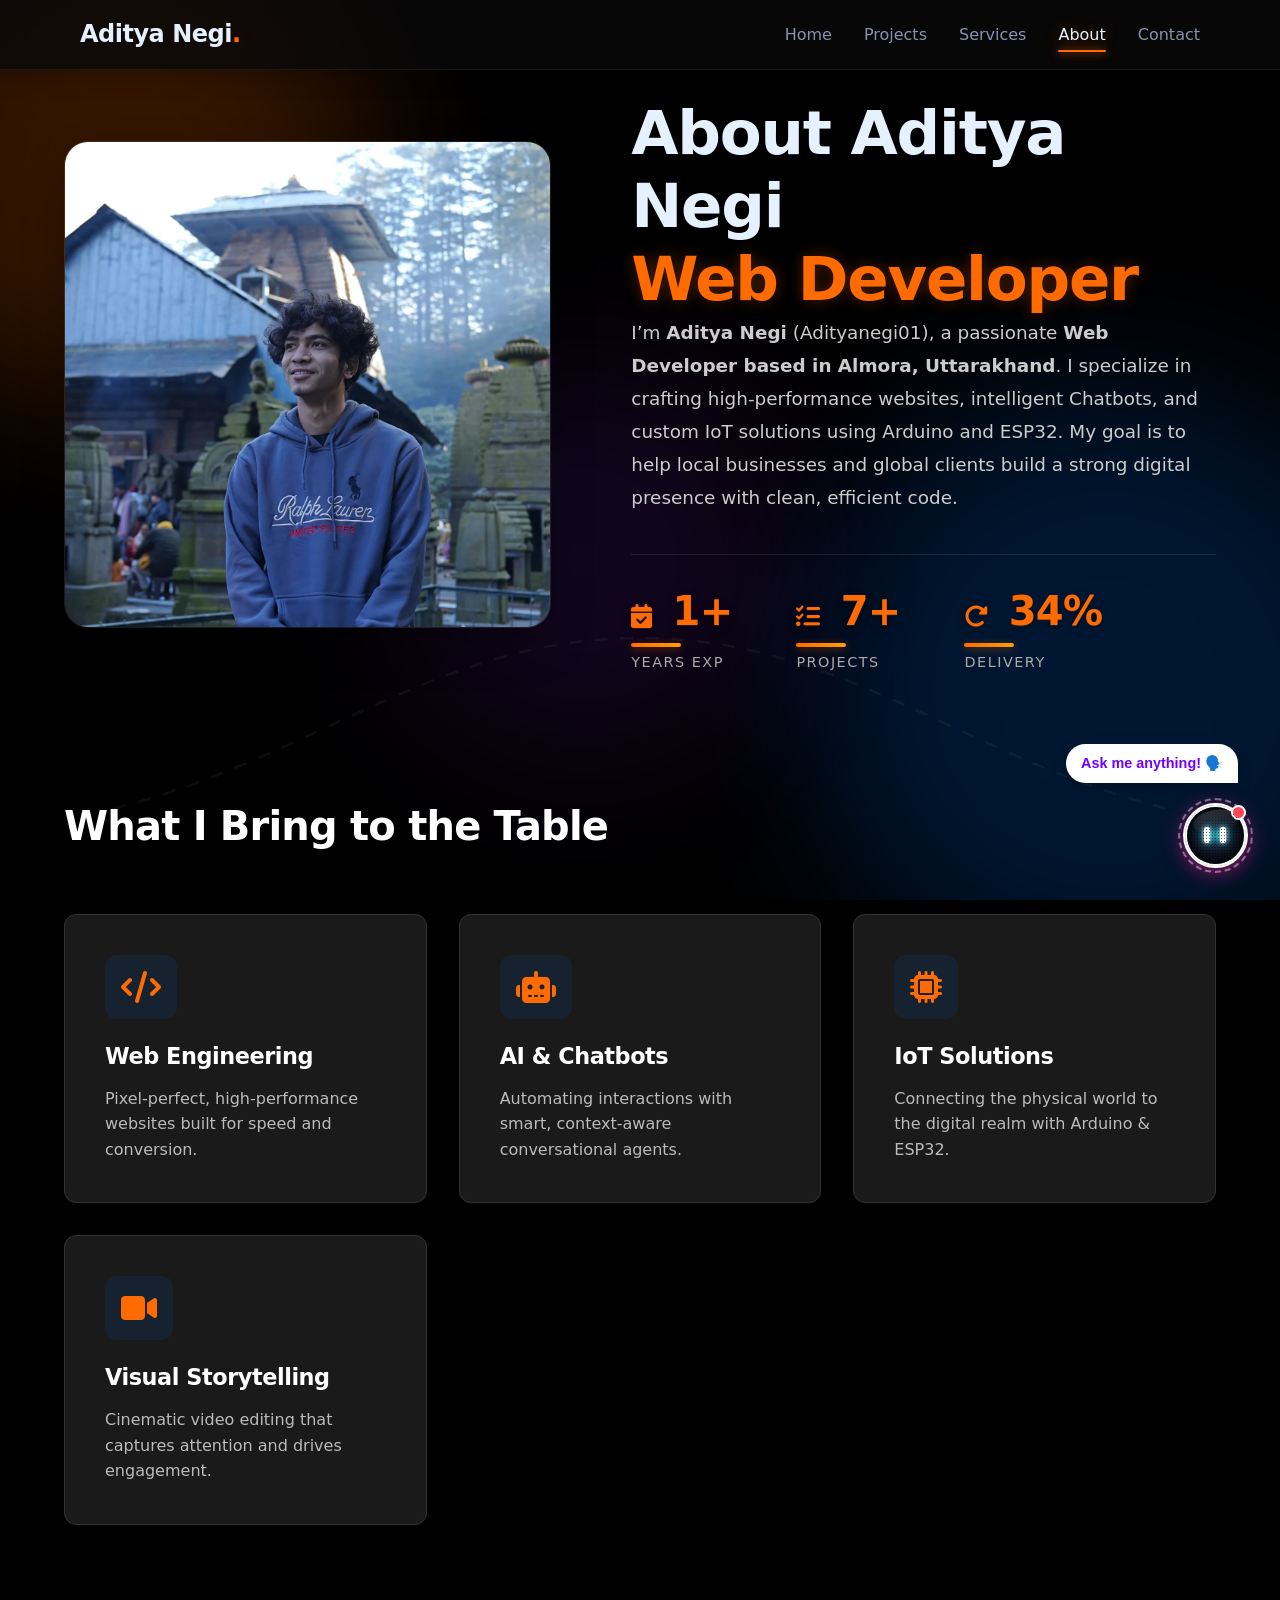
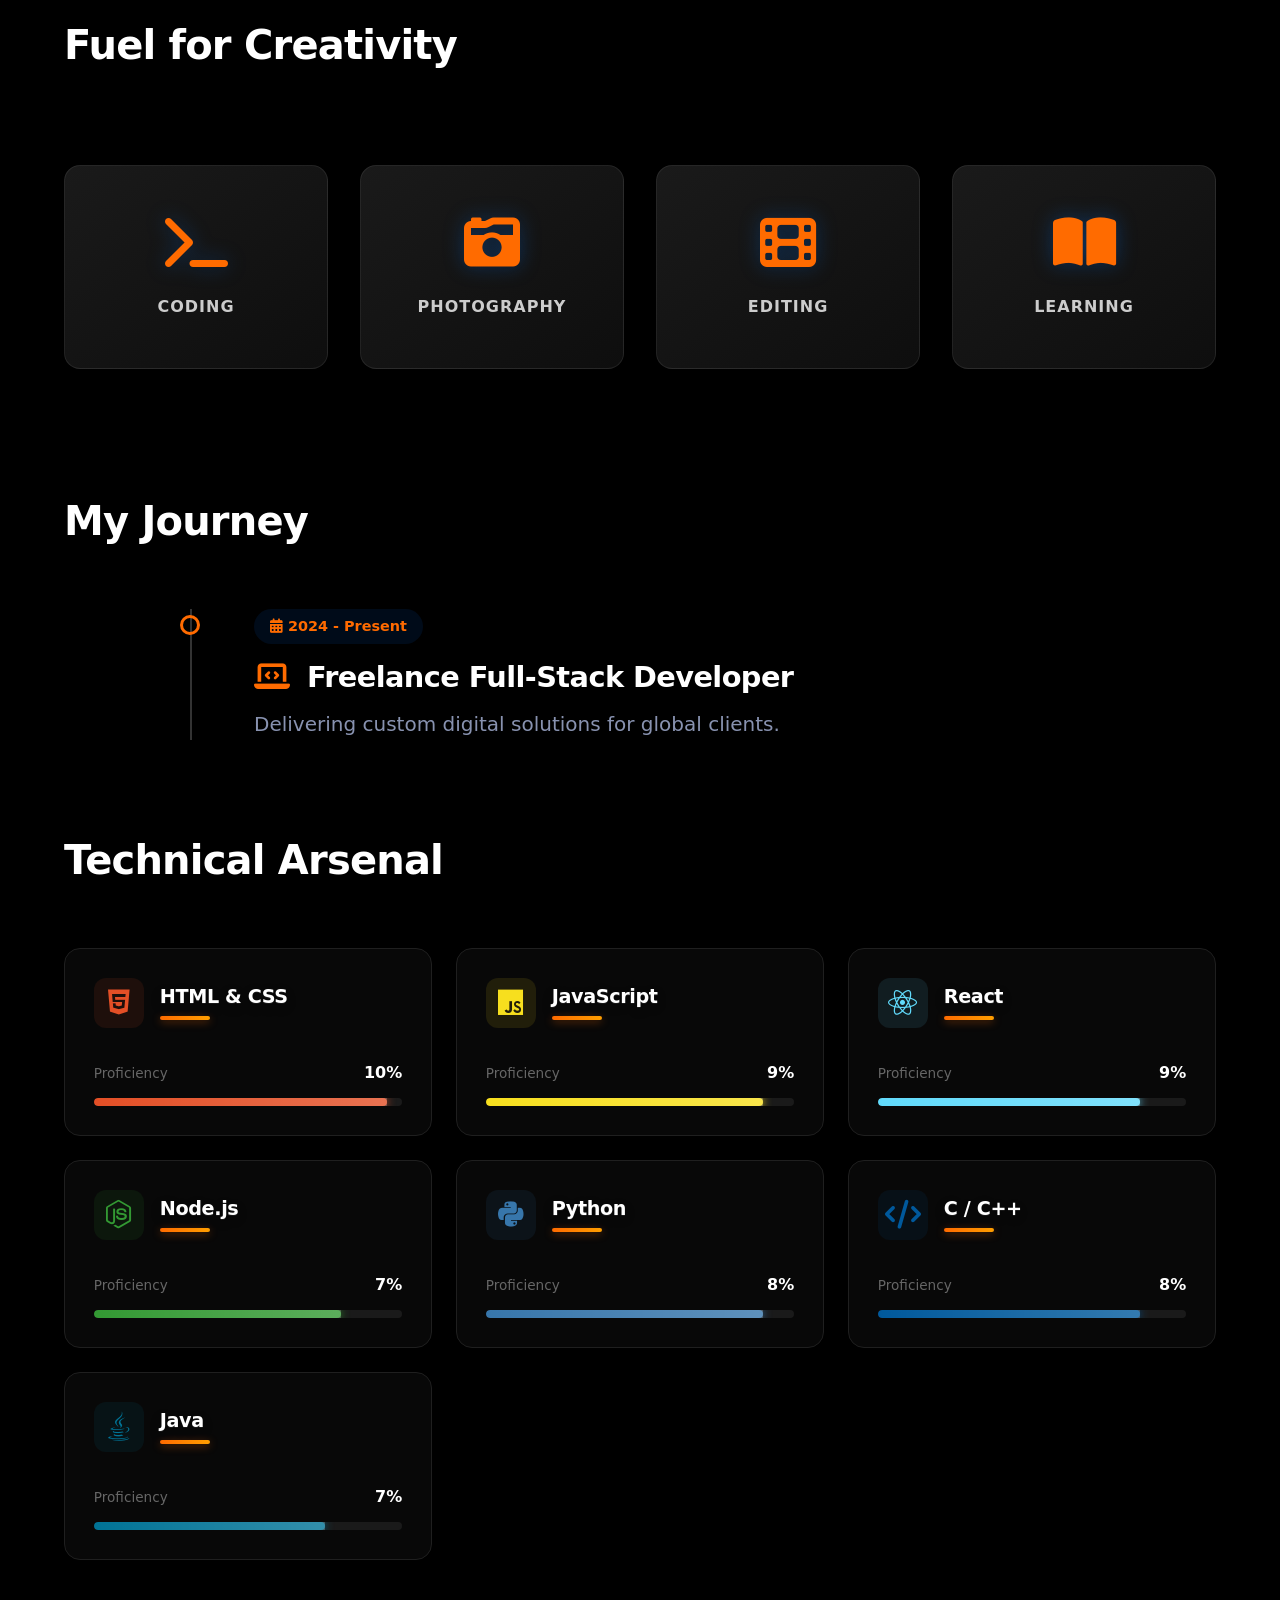
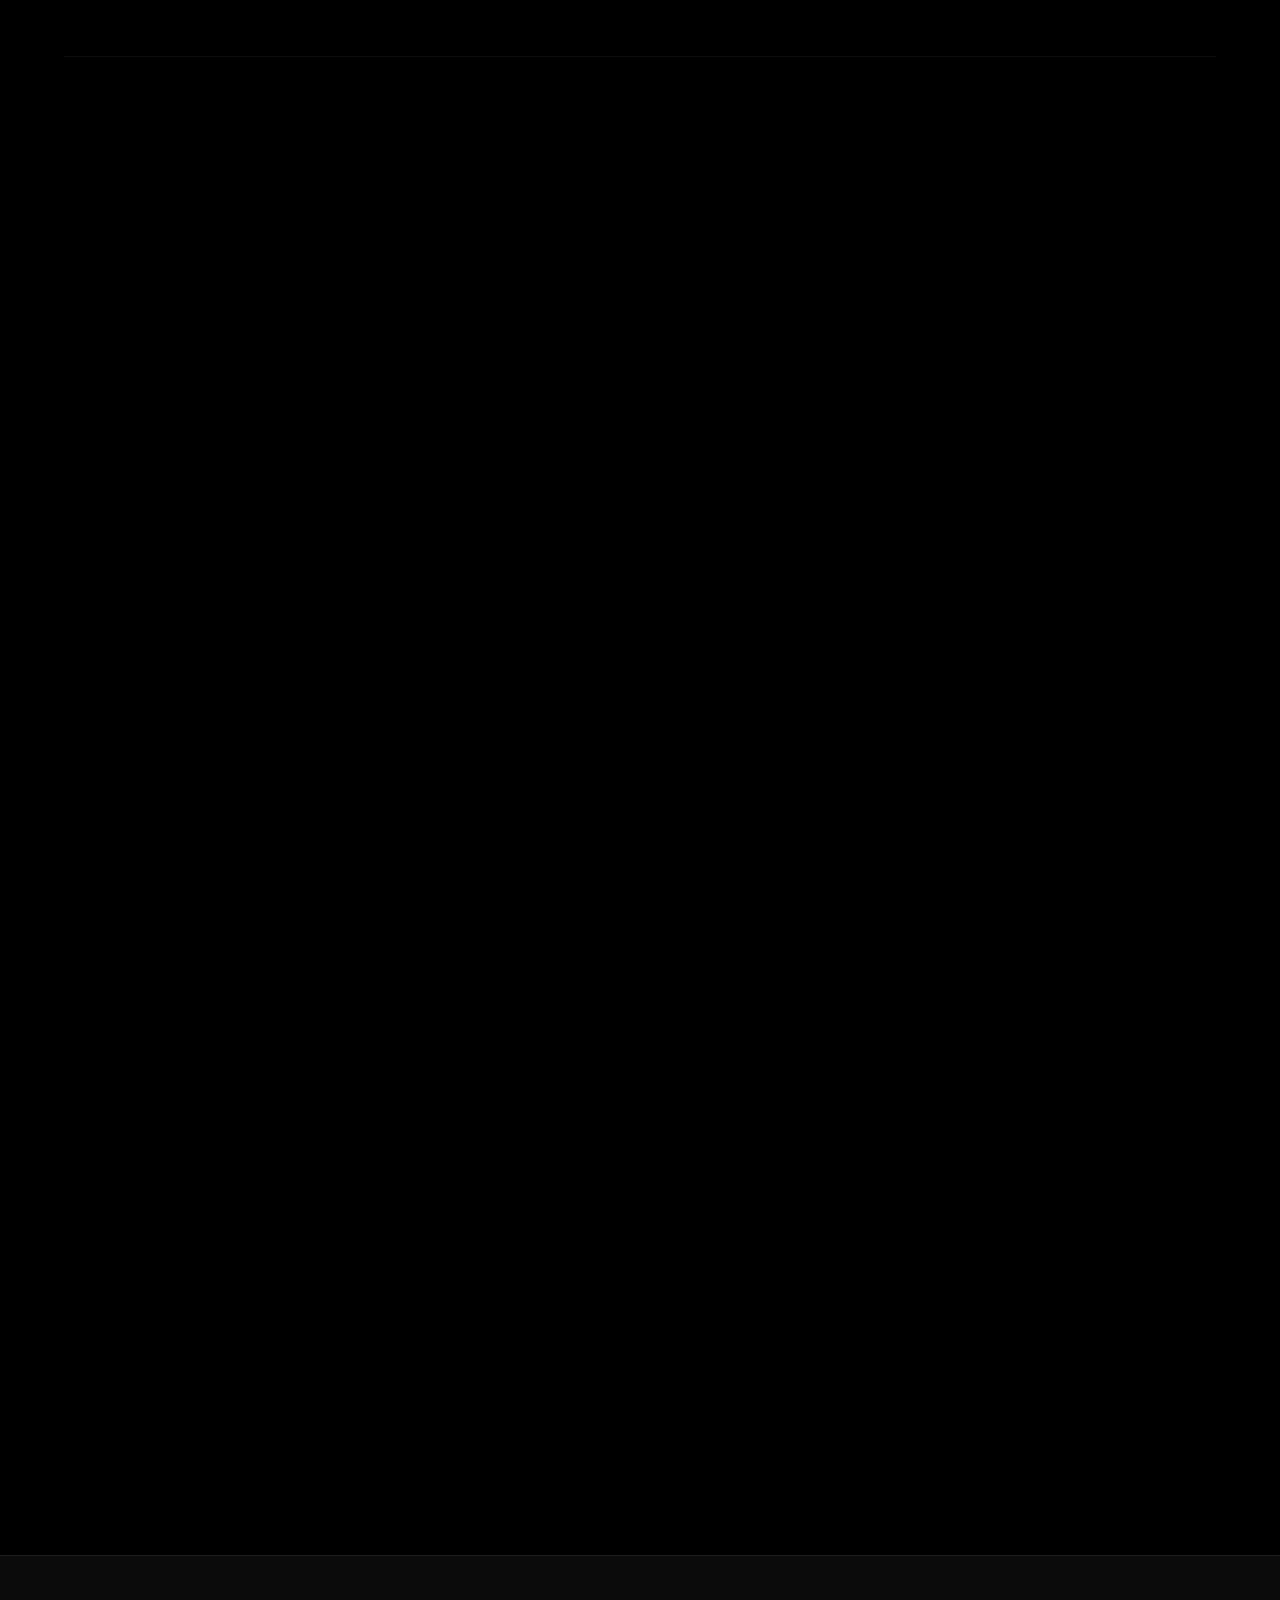
<file: about.html>
<!DOCTYPE html>
<html lang="en">

<head>
  <meta charset="utf-8">
  <meta name="viewport" content="width=device-width,initial-scale=1">

  <!-- Security Headers -->
  <meta http-equiv="Content-Security-Policy"
    content="default-src 'self'; script-src 'self' 'unsafe-inline' https://cdnjs.cloudflare.com; style-src 'self' 'unsafe-inline' https://fonts.googleapis.com https://cdnjs.cloudflare.com; font-src 'self' https://fonts.gstatic.com https://cdnjs.cloudflare.com; img-src 'self' data: https:; connect-src 'self' https://script.google.com https://script.googleusercontent.com;">
  <meta http-equiv="X-Content-Type-Options" content="nosniff">
  <meta http-equiv="X-Frame-Options" content="DENY">
  <meta http-equiv="Referrer-Policy" content="strict-origin-when-cross-origin">
  <meta name="theme-color" content="#000000">
  <meta name="robots" content="index, follow">
  <link rel="canonical" href="https://adityanegi.in/about.html">
  <meta property="og:type" content="website">
  <meta property="og:url" content="https://adityanegi.in/about.html">
  <meta property="og:title" content="About Aditya Negi | Web Developer & Programmer - Almora">
  <meta property="og:description" content="Aditya Negi - Web Developer in Almora, Uttarakhand. Web, Chatbots, IoT. Learn more about experience and skills.">
  <meta property="og:image" content="https://adityanegi.in/pic/about.webp">
  <meta property="twitter:card" content="summary_large_image">
  <meta name="description"
    content="Learn more about Aditya Negi, a professional Web Developer and Programmer in Almora, Uttarakhand. Specializing in modern web solutions and IoT.">
  <meta name="keywords" content="Aditya Negi about, web developer Almora, programmer Uttarakhand, freelance developer">
  <title>About Aditya Negi (Aditya) - Web Developer & Programmer | Almora, Uttarakhand</title>
  <link rel="stylesheet" href="style.css">
  <link
    href="https://fonts.googleapis.com/css2?family=Inter:wght@300;400;500;600;700&family=Space+Grotesk:wght@400;500;600;700&display=swap"
    rel="stylesheet">
  <link rel="stylesheet" href="https://cdnjs.cloudflare.com/ajax/libs/font-awesome/6.7.2/css/all.min.css"
    integrity="sha512-Evv84Mr4kqVGRNSgIGL/F/aIDqQb7xQ2vcrdIwxfjThSH8CSR7PBEakCr51Ck+w+/U6swU2Im1vVX0SVk9ABhg=="
    crossorigin="anonymous" referrerpolicy="no-referrer" />
</head>

<body>
  <a href="#about-main" class="skip-link">Skip to main content</a>
  <header class="site-header">
    <div class="container">
      <a class="brand" href="index.html">
        <h1>Aditya Negi<span class="text-accent">.</span></h1>
      </a>

      <button class="menu-toggle" aria-label="Toggle Navigation">
        <span></span>
        <span></span>
        <span></span>
      </button>

      <nav class="site-nav" aria-label="Primary navigation">
        <ul>
          <li><a href="index.html">Home</a></li>
          <li><a href="project.html">Projects</a></li>
          <li><a href="services.html">Services</a></li>
          <li><a href="about.html" class="active">About</a></li>

          <li><a href="contact.html">Contact</a></li>
        </ul>
      </nav>
    </div>
  </header>

  <main class="site-main container" id="about-main">
    <!-- Ultra-Modern Split Layout -->
    <div class="about-container" style="padding-top: 4rem;">
      <section class="about-split-layout">
        <!-- Left Column: Immersive Image -->
        <div class="about-image-column">
          <picture>
            <source srcset="pic/about.webp" type="image/webp">
            <img src="pic/about.JPG" alt="Aditya Negi" loading="lazy" decoding="async" width="600" height="600">
          </picture>
        </div>

        <!-- Right Column: Biography & Stats -->
        <div class="about-info-column">
          <h1>About Aditya Negi<br><span class="text-accent">Web Developer </span></h1>
          <p class="about-bio">
            I’m <strong>Aditya Negi</strong> (Adityanegi01), a passionate <strong>Web Developer based in Almora,
              Uttarakhand</strong>.
            I specialize in crafting high-performance websites, intelligent Chatbots, and custom IoT solutions using
            Arduino and ESP32.
            My goal is to help local businesses and global clients build a strong digital presence with clean, efficient
            code.
          </p>
          <div class="modern-stat-row">
            <div class="stat-item">
              <h3><i class="fa-solid fa-calendar-check"
                  style="font-size: 1.5rem; margin-right: 0.5rem; color: var(--accent-color);"></i> <span
                  class="counter" data-target="2">0</span>+</h3>
              <p>Years Exp</p>
            </div>
            <div class="stat-item">
              <h3><i class="fa-solid fa-list-check"
                  style="font-size: 1.5rem; margin-right: 0.5rem; color: var(--accent-color);"></i> <span
                  class="counter" data-target="20">0</span>+</h3>
              <p>Projects</p>
            </div>
            <div class="stat-item">
              <h3><i class="fa-solid fa-rotate-right"
                  style="font-size: 1.5rem; margin-right: 0.5rem; color: var(--accent-color);"></i> <span
                  class="counter" data-target="100">0</span>%</h3>
              <p>Delivery</p>
            </div>
          </div>
        </div>
      </section>

      <!-- Glassmorphism Offer Grid -->
      <h2 class="section-title">What I Bring to the Table</h2>
      <div class="glass-grid">
        <div class="service-card reveal-on-scroll">
          <i class="fa-solid fa-code"></i>
          <h4>Web Engineering</h4>
          <p>Pixel-perfect, high-performance websites built for speed and conversion.</p>
        </div>
        <div class="service-card reveal-on-scroll">
          <i class="fa-solid fa-robot"></i>
          <h4>AI & Chatbots</h4>
          <p>Automating interactions with smart, context-aware conversational agents.</p>
        </div>
        <div class="service-card reveal-on-scroll">
          <i class="fa-solid fa-microchip"></i>
          <h4>IoT Solutions</h4>
          <p>Connecting the physical world to the digital realm with Arduino & ESP32.</p>
        </div>
        <div class="service-card reveal-on-scroll">
          <i class="fa-solid fa-video"></i>
          <h4>Visual Storytelling</h4>
          <p>Cinematic video editing that captures attention and drives engagement.</p>
        </div>
      </div>

      <!-- Minimalist Hobbies -->
      <h2 class="section-title">Fuel for Creativity</h2>
      <div class="hobbies-row">
        <div class="hobby-minimal">
          <div class="hobby-icon-wrapper">
            <i class="fa-solid fa-terminal"></i>
          </div>
          <span>Coding</span>
        </div>
        <div class="hobby-minimal">
          <div class="hobby-icon-wrapper">
            <i class="fa-solid fa-camera-retro"></i>
          </div>
          <span>Photography</span>
        </div>
        <div class="hobby-minimal">
          <div class="hobby-icon-wrapper">
            <i class="fa-solid fa-film"></i>
          </div>
          <span>Editing</span>
        </div>
        <div class="hobby-minimal">
          <div class="hobby-icon-wrapper">
            <i class="fa-solid fa-book-open"></i>
          </div>
          <span>Learning</span>
        </div>
      </div>

      <!-- Sleek Experience Timeline -->
      <h2 class="section-title">My Journey</h2>
      <div class="modern-experience">
        <div class="timeline-item">
          <div class="timeline-year"><i class="fa-solid fa-calendar-days"></i> 2024 - Present</div>
          <h4 class="timeline-role"><i class="fa-solid fa-laptop-code"
              style="color: var(--accent-color); margin-right: 0.5rem;"></i> Freelance Full-Stack Developer</h4>
          <p style="color: var(--text-secondary);">Delivering custom digital solutions for global clients.</p>
        </div>
      </div>

      <!-- Skills (Retained for completeness but styled) -->
      <h2 class="section-title">Technical Arsenal</h2>
      <div class="tech-arsenal-grid">

        <!-- HTML & CSS -->
        <div class="tech-card reveal-on-scroll">
          <div class="tech-header">
            <div class="tech-icon-box" style="background: rgba(227, 79, 38, 0.1);">
              <i class="fa-brands fa-html5" style="color: #e34f26;"></i>
            </div>
            <h3>HTML & CSS</h3>
          </div>
          <div class="tech-info">
            <span class="label">Proficiency</span>
            <span class="percent"><span class="counter" data-target="95">0</span>%</span>
          </div>
          <div class="progress-bar">
            <div class="progress-fill" style="width: 95%; --skill-color: #e34f26;"></div>
          </div>
        </div>

        <!-- JavaScript -->
        <div class="tech-card reveal-on-scroll">
          <div class="tech-header">
            <div class="tech-icon-box" style="background: rgba(247, 223, 30, 0.1);">
              <i class="fa-brands fa-js" style="color: #f7df1e;"></i>
            </div>
            <h3>JavaScript</h3>
          </div>
          <div class="tech-info">
            <span class="label">Proficiency</span>
            <span class="percent"><span class="counter" data-target="90">0</span>%</span>
          </div>
          <div class="progress-bar">
            <div class="progress-fill" style="width: 90%; --skill-color: #f7df1e;"></div>
          </div>
        </div>

        <!-- React -->
        <div class="tech-card reveal-on-scroll">
          <div class="tech-header">
            <div class="tech-icon-box" style="background: rgba(97, 218, 251, 0.1);">
              <i class="fa-brands fa-react" style="color: #61dafb;"></i>
            </div>
            <h3>React</h3>
          </div>
          <div class="tech-info">
            <span class="label">Proficiency</span>
            <span class="percent"><span class="counter" data-target="85">0</span>%</span>
          </div>
          <div class="progress-bar">
            <div class="progress-fill" style="width: 85%; --skill-color: #61dafb;"></div>
          </div>
        </div>

        <!-- Node.js -->
        <div class="tech-card reveal-on-scroll">
          <div class="tech-header">
            <div class="tech-icon-box" style="background: rgba(51, 153, 51, 0.1);">
              <i class="fa-brands fa-node-js" style="color: #339933;"></i>
            </div>
            <h3>Node.js</h3>
          </div>
          <div class="tech-info">
            <span class="label">Proficiency</span>
            <span class="percent"><span class="counter" data-target="80">0</span>%</span>
          </div>
          <div class="progress-bar">
            <div class="progress-fill" style="width: 80%; --skill-color: #339933;"></div>
          </div>
        </div>

        <!-- Python -->
        <div class="tech-card reveal-on-scroll">
          <div class="tech-header">
            <div class="tech-icon-box" style="background: rgba(55, 118, 171, 0.1);">
              <i class="fa-brands fa-python" style="color: #3776ab;"></i>
            </div>
            <h3>Python</h3>
          </div>
          <div class="tech-info">
            <span class="label">Proficiency</span>
            <span class="percent"><span class="counter" data-target="90">0</span>%</span>
          </div>
          <div class="progress-bar">
            <div class="progress-fill" style="width: 90%; --skill-color: #3776ab;"></div>
          </div>
        </div>

        <!-- C / C++ -->
        <div class="tech-card reveal-on-scroll">
          <div class="tech-header">
            <div class="tech-icon-box" style="background: rgba(0, 89, 156, 0.1);">
              <i class="fa-solid fa-code" style="color: #00599c;"></i>
            </div>
            <h3>C / C++</h3>
          </div>
          <div class="tech-info">
            <span class="label">Proficiency</span>
            <span class="percent"><span class="counter" data-target="85">0</span>%</span>
          </div>
          <div class="progress-bar">
            <div class="progress-fill" style="width: 85%; --skill-color: #00599c;"></div>
          </div>
        </div>

        <!-- Java -->
        <div class="tech-card reveal-on-scroll">
          <div class="tech-header">
            <div class="tech-icon-box" style="background: rgba(0, 115, 150, 0.1);">
              <i class="fa-brands fa-java" style="color: #007396;"></i>
            </div>
            <h3>Java</h3>
          </div>
          <div class="tech-info">
            <span class="label">Proficiency</span>
            <span class="percent"><span class="counter" data-target="75">0</span>%</span>
          </div>
          <div class="progress-bar">
            <div class="progress-fill" style="width: 75%; --skill-color: #007396;"></div>
          </div>
        </div>

      </div>

    </div>

    </div>

    <!-- SEO Optimized Content Section for About Page -->
    <section class="seo-content-section"
      style="padding: 5rem 0; background: rgba(0, 0, 0, 0.2); margin-top: 4rem; border-top: 1px solid rgba(255, 255, 255, 0.05);">
      <div class="container" style="max-width: 1200px; margin: 0 auto;">

        <div class="section-header reveal-stagger" style="text-align: center; margin-bottom: 3rem;">
          <h2 style="font-size: 2.2rem; margin-bottom: 1.5rem; color: var(--accent-color);">Driving Digital Innovation
            in <span class="text-gradient">Uttarakhand</span></h2>
          <div class="seo-trust-badge">
            <i class="fas fa-handshake"></i> Direct, Unfiltered Technical Partnership
          </div>
          <p style="margin-bottom: 1.5rem; line-height: 1.8; opacity: 0.9; max-width: 800px; margin: 0 auto;">
            The journey of becoming a leading <strong>web developer in Uttarakhand</strong> began with an insatiable
            curiosity about how digital systems connect the world, born right here in the serene hills of Almora.
            Recognizing that local businesses and emerging enterprises often struggled to find technically proficient IT
            partnerships, I made it my mandate to bridge the digital divide. By offering top-tier, globally competitive
            <strong>freelance web development services</strong> from the heart of the Himalayas, I ensure cutting edge
            technology is accessible everywhere. My name is <strong>Aditya Negi</strong>, and I am a digital architect
            dedicated to deconstructing your ideas into functional, scalable, and secure web environments.
          </p>
        </div>

        <div class="seo-grid">
          <!-- Card 1 -->
          <div class="seo-card reveal-on-scroll">
            <div class="seo-card-icon"><i class="fas fa-comments"></i></div>
            <h3>The Freelance Advantage</h3>
            <p>
              A persistent complaint about large developmental agencies is the lack of transparent communication
              resulting from endless layers of account managers. By operating as an independent <strong>Freelance Web
                Developer in Almora</strong>, I completely eliminate this friction.
            </p>
            <p>
              When you partner with me, you speak directly with the engineer building your system. This direct line of
              communication ensures absolute clarity regarding project scope and granular technical requirements, saving
              you significant time, overhead capital, and frustration.
            </p>
          </div>

          <!-- Card 2 -->
          <div class="seo-card reveal-on-scroll" style="transition-delay: 0.1s;">
            <div class="seo-card-icon"><i class="fas fa-satellite-dish"></i></div>
            <h3>Pioneering IoT Solutions</h3>
            <p>
              While web development forms the core of my professional offerings, my true passion lies at the
              intersection of hardware and software. The application of IoT technology holds immense potential,
              specifically in agriculturally rich areas like Uttarakhand.
            </p>
            <p>
              Leveraging microcontrollers alongside low-level C++ programming, I build localized sensor networks capable
              of gathering complex environmental data. This physical hardware is then intricately tied to
              custom-developed backend servers, visualizing the data on secure web dashboards.
            </p>
          </div>

          <!-- Card 3 -->
          <div class="seo-card reveal-on-scroll" style="transition-delay: 0.2s;">
            <div class="seo-card-icon"><i class="fas fa-chart-line"></i></div>
            <h3>SEO & Web Standards</h3>
            <p>
              Your website must serve as your most proactive salesperson. Every project led by Aditya Negi is engineered
              with technical Search Engine Optimization (SEO) as a foundational pillar rather than an afterthought.
            </p>
            <p>
              This means immaculate Semantic HTML structuring, fiercely optimized media assets, and strict adherence to
              mobile-first responsive paradigms. Whether you require a static site or a complex reactive application, I
              possess the multifaceted skill set required to guarantee success.
            </p>
          </div>
        </div>

      </div>
    </section>

  </main>

  <footer class="site-footer">
    <div class="container">
      <p>&copy; <span id="year">2026</span> Aditya Negi. Built with passion.</p>
    </div>

  </footer>

  <script src="script.js" defer></script>

  <script src="interaction.js" defer></script>
  <script src="dynamic.js" defer></script>
  <script src="background.js" defer></script>
  <script src="tech_animation.js" defer></script>
  <script src="chatbot.js" defer></script>

</body>

</html>
</file>
<file: style.css>
:root {
  --bg-color: #000000;
  --bg-secondary: #0b0b0b;
  --text-primary: #e6f1ff;
  --text-secondary: #8892b0;
  --accent-color: #ff6b00;
  --accent-secondary: #0070f3;
  --accent-glow: rgba(255, 107, 0, 0.4);
  --blue-glow: rgba(0, 112, 243, 0.4);
  --ice-glow: 0 0 15px rgba(220, 240, 255, 0.6), 0 0 30px rgba(0, 112, 243, 0.2);

  --gradient-main: linear-gradient(135deg, #ff6b00 0%, #ff9e00 100%);
  --gradient-dark: linear-gradient(145deg, #0a192f, #112240);


  --glass-bg: rgba(10, 25, 47, 0.7);
  --glass-border: rgba(255, 255, 255, 0.08);
  --glass-blur: 12px;


  --font-main: 'Inter', system-ui, -apple-system, sans-serif;
  --font-heading: 'Space Grotesk', system-ui, -apple-system, sans-serif;


  --step--2: clamp(0.6944rem, 0.6552rem + 0.1964vw, 0.8000rem);
  --step--1: clamp(0.8333rem, 0.7607rem + 0.3630vw, 1.0000rem);
  --step-0: clamp(1.0000rem, 0.8804rem + 0.5978vw, 1.2500rem);
  --step-1: clamp(1.2000rem, 1.0152rem + 0.9239vw, 1.5625rem);
  --step-2: clamp(1.4400rem, 1.1652rem + 1.3739vw, 1.9531rem);
  --step-3: clamp(1.7280rem, 1.3326rem + 1.9772vw, 2.4414rem);
  --step-4: clamp(2.0736rem, 1.5163rem + 2.7864vw, 3.0518rem);
  --step-5: clamp(2.4883rem, 1.7163rem + 3.8603vw, 3.8147rem);
  --step-6: clamp(2.9860rem, 1.9298rem + 5.2808vw, 4.7684rem);

  --transition-speed: 0.3s;
  --transition-fast: 0.2s cubic-bezier(0.25, 0.46, 0.45, 0.94);
  --transition-smooth: 0.4s cubic-bezier(0.16, 1, 0.3, 1);
  --transition-elastic: 0.6s cubic-bezier(0.68, -0.55, 0.265, 1.55);


  --shadow-sm: 0 4px 6px rgba(0, 0, 0, 0.3);
  --shadow-md: 0 10px 30px -10px rgba(0, 0, 0, 0.5);
  --shadow-3d: 5px 5px 15px rgba(0, 0, 0, 0.5),
    -5px -5px 15px rgba(255, 255, 255, 0.05);

  --perspective: 1200px;
  --perspective-near: 800px;
  --depth-1: 0 4px 12px rgba(0, 0, 0, 0.35);
  --depth-2: 0 12px 28px rgba(0, 0, 0, 0.4), 0 4px 8px rgba(0, 0, 0, 0.3);
  --depth-3: 0 20px 50px -12px rgba(0, 0, 0, 0.5), 0 8px 20px -8px rgba(0, 0, 0, 0.4);
  --depth-inset: inset 0 2px 4px rgba(0, 0, 0, 0.4);
  --depth-card: 0 25px 50px -12px rgba(0, 0, 0, 0.55), 0 0 0 1px rgba(255, 255, 255, 0.06);
  --tilt-hover: 8deg;
}

* {
  box-sizing: border-box;
  margin: 0;
  padding: 0;
}


.skip-link {
  position: absolute;
  top: -100px;
  left: 1rem;
  z-index: 10000;
  padding: 0.75rem 1.25rem;
  background: var(--accent-color);
  color: #fff;
  font-weight: 600;
  border-radius: 8px;
  transition: top 0.2s ease;
}

.skip-link:focus {
  top: 1rem;
  outline: 3px solid #fff;
  outline-offset: 2px;
}


.cursor-dot,
.cursor-ring {
  position: fixed;
  top: 0;
  left: 0;
  pointer-events: none;
  z-index: 9999;
  border-radius: 50%;
  transform: translate(-50%, -50%);
  transition: transform 0.15s ease-out, width 0.3s ease, height 0.3s ease, background-color 0.3s ease;
}

.cursor-dot {
  width: 8px;
  height: 8px;
  background-color: var(--accent-color);
  box-shadow: 0 0 10px var(--accent-glow);
}

.cursor-ring {
  width: 40px;
  height: 40px;
  border: 1px solid var(--accent-color);
  transition: transform 0.2s ease-out, width 0.3s ease, height 0.3s ease, border-color 0.3s ease;
}

.cursor-hover .cursor-dot {
  transform: translate(-50%, -50%) scale(0);
}

.cursor-hover .cursor-ring {
  width: 60px;
  height: 60px;
  background-color: rgba(255, 107, 0, 0.1);
  border-color: rgba(255, 107, 0, 0.5);
  backdrop-filter: blur(2px);
}

@media (max-width: 768px) {

  .cursor-dot,
  .cursor-ring {
    display: none;

  }
}


img,
video,
svg {
  max-width: 100%;
  height: auto;
  display: block;
}

body {
  font-family: var(--font-main);
  background-color: var(--bg-color);
  color: var(--text-primary);
  line-height: 1.6;
  overflow-x: hidden;
  position: relative;
}


.skip-link {
  position: absolute;
  top: -100px;
  left: 0;
  background: var(--accent-color);
  color: #fff;
  padding: 8px 16px;
  z-index: 9999;
  transition: top 0.3s;
  text-decoration: none;
  font-weight: 600;
}

.skip-link:focus {
  top: 0;
}

html {
  font-size: 16px;
  scroll-behavior: smooth;
  overflow-x: hidden;
}


a {
  text-decoration: none;
  color: inherit;
  transition: color var(--transition-speed);
}

ul {
  list-style: none;
}


.container {
  width: min(1200px, 90%);
  margin: 0 auto;
}

.text-accent {
  color: var(--accent-color);
  text-shadow: 0 0 15px rgba(255, 107, 0, 0.3);
}

.text-gradient-silver {
  background: linear-gradient(to right, #fff, #888);
  -webkit-background-clip: text;
  background-clip: text;
  -webkit-text-fill-color: transparent;
  display: inline;
}

.text-gradient {
  background: var(--gradient-main);
  -webkit-background-clip: text;
  background-clip: text;
  -webkit-text-fill-color: transparent;
  display: inline-block;
}


.btn {
  display: inline-flex;
  align-items: center;
  justify-content: center;
  gap: 10px;
  padding: 0.9rem 2.2rem;
  background: linear-gradient(135deg, rgba(255, 255, 255, 0.05) 0%, rgba(255, 255, 255, 0.0) 100%);
  color: #fff;
  border-radius: 50px;
  font-weight: 500;
  text-transform: uppercase;
  letter-spacing: 1.5px;
  border: 1px solid rgba(255, 255, 255, 0.2);
  position: relative;
  overflow: hidden;
  box-shadow: 0 4px 15px rgba(0, 0, 0, 0.3);
  backdrop-filter: blur(10px);
  -webkit-backdrop-filter: blur(10px);
  transition: all 0.4s cubic-bezier(0.25, 0.8, 0.25, 1);
  z-index: 1;
}

.btn::before {
  content: '';
  position: absolute;
  top: 0;
  left: 0;
  width: 100%;
  height: 100%;
  background: var(--gradient-main);
  z-index: -1;
  transition: opacity 0.4s ease;
  opacity: 0.8;
}

.btn:hover::before {
  opacity: 1;
}

.btn:hover {
  transform: translateY(-3px);
  border-color: rgba(255, 255, 255, 0.5);
  box-shadow: 0 10px 30px -10px var(--accent-glow), 0 0 15px var(--accent-glow);
  letter-spacing: 2px;
}

.btn:active {
  transform: translateY(1px);
  box-shadow: 0 2px 10px rgba(0, 0, 0, 0.4);
}


.btn-razorpay {
  display: inline-flex;
  align-items: center;
  justify-content: center;
  gap: 0.5rem;
  padding: 0.75rem 1.5rem;
  background: linear-gradient(135deg, #0c2451 0%, #1a3a6e 100%);
  color: #fff;
  border: 1px solid rgba(255, 255, 255, 0.2);
  border-radius: 50px;
  font-weight: 600;
  font-size: 0.95rem;
  cursor: pointer;
  transition: all 0.3s cubic-bezier(0.25, 0.8, 0.25, 1);
  box-shadow: 0 4px 15px rgba(12, 36, 81, 0.4);
}

.btn-razorpay:hover {
  transform: translateY(-2px);
  background: linear-gradient(135deg, #1a3a6e 0%, #0c2451 100%);
  box-shadow: 0 8px 25px rgba(12, 36, 81, 0.5);
  border-color: rgba(255, 255, 255, 0.3);
}

.btn-razorpay:active {
  transform: translateY(0);
}

.btn-razorpay i {
  font-size: 1.1em;
}

@media (max-width: 768px) {
  .razorpay-pay-row {
    flex-direction: column;
    align-items: stretch !important;
  }

  .btn-razorpay {
    width: 100%;
    min-height: 48px;
  }

  #checkout-bar .cart-actions {
    flex-direction: column;
  }

  #checkout-bar .cart-actions .btn-razorpay {
    width: 100%;
  }
}


.site-header {
  position: fixed;
  top: 0;
  left: 0;
  width: 100%;
  z-index: 1000;
  background: rgba(10, 10, 10, 0.78);
  backdrop-filter: blur(14px);
  -webkit-backdrop-filter: blur(14px);
  border-bottom: 1px solid rgba(255, 255, 255, 0.06);
  box-shadow: 0 4px 24px rgba(0, 0, 0, 0.25);
  transition: transform 0.4s cubic-bezier(0.16, 1, 0.3, 1), background 0.4s ease, box-shadow 0.4s ease;
  will-change: transform, background;
}

.site-header.scrolled {
  background: rgba(5, 5, 8, 0.92);
  border-bottom: 1px solid rgba(255, 255, 255, 0.08);
  box-shadow: 0 12px 40px rgba(0, 0, 0, 0.5), 0 1px 0 rgba(255, 255, 255, 0.05);
}

.site-header.hidden {
  transform: translateY(-100%);
}

.site-header .container {
  display: flex;
  justify-content: space-between;
  align-items: center;
  padding: 1rem 1rem;

}

.brand {
  padding: 0.25rem 0;

}

.brand h1,
.brand .brand-name {
  font-size: 1.5rem;
  font-weight: 700;
  letter-spacing: -0.5px;
}

.site-nav ul {
  display: flex;
  gap: 2rem;
}

.site-nav a {
  font-weight: 500;
  color: var(--text-secondary);
  position: relative;
  text-decoration: none;
  padding: 0.5rem 0;
  transition: color 0.3s ease, text-shadow 0.3s ease;
}


.site-nav a::after {
  content: '';
  position: absolute;
  bottom: 0;
  left: 0;
  width: 0%;
  height: 2px;
  background: var(--accent-color);
  box-shadow: 0 0 10px var(--accent-color);
  transition: width 0.3s cubic-bezier(0.25, 1, 0.5, 1);
  border-radius: 2px;
}

.site-nav a:hover,
.site-nav a.active {
  color: var(--text-primary);
  text-shadow: 0 0 15px rgba(255, 107, 0, 0.4);
}

.site-nav a:hover::after,
.site-nav a.active::after {
  width: 100%;
}


.hero {
  display: block;
  padding-top: 100px;
  padding-bottom: 60px;
  position: relative;
  overflow: hidden;
  perspective: 1200px;
  transform-style: preserve-3d;
  will-change: transform;
}

.hero-container {
  position: relative;
  z-index: 2;
  transform-style: preserve-3d;
  width: 100%;
}

.hero-content {
  display: grid;
  grid-template-columns: 1fr 1fr;
  align-items: flex-start;
  gap: 4rem;
  animation: heroFadeIn 1.2s cubic-bezier(0.16, 1, 0.3, 1) forwards;
  transform-style: preserve-3d;
  opacity: 0;
}

@keyframes heroFadeIn {
  0% {
    opacity: 0;
    transform: translateY(20px);
  }

  100% {
    opacity: 1;
    transform: translateY(0);
  }
}

h1,
h2,
h3,
h4,
h5,
h6 {
  font-family: var(--font-heading);
  line-height: 1.2;
  font-weight: 700;
  letter-spacing: -0.02em;
}

h1 {
  font-size: var(--step-5);
}

h2 {
  font-size: var(--step-4);
}

h3 {
  font-size: var(--step-3);
}

h4 {
  font-size: var(--step-2);
}

h5 {
  font-size: var(--step-1);
}

h6 {
  font-size: var(--step-0);
}

p {
  font-size: var(--step-0);
  line-height: 1.6;
}


.page-title {
  font-size: 3.5rem;
  font-weight: 700;
  margin-bottom: 1rem;
  letter-spacing: -0.02em;
  background: linear-gradient(135deg, #fff 0%, #e0e0e0 100%);
  background-clip: text;
  -webkit-background-clip: text;
  -webkit-text-fill-color: transparent;
}

.page-lead {
  font-size: 1.2rem;
  color: var(--text-secondary);
  max-width: 600px;
  margin: 0 auto;
  line-height: 1.6;
}


.project-footer {
  display: flex;
  justify-content: space-between;
  align-items: center;
  margin-top: auto;

}

.project-footer .project-tags {
  margin-bottom: 0;

}


.icon-btn {
  display: flex;
  justify-content: center;
  align-items: center;
  width: 40px;
  height: 40px;
  background: var(--accent-color);
  color: #fff;
  border-radius: 50%;
  text-decoration: none;
  font-size: 1rem;
  transition: transform 0.3s ease, box-shadow 0.3s ease;
  box-shadow: 0 4px 10px rgba(0, 112, 243, 0.3);
}

.icon-btn:hover {
  transform: scale(1.1) rotate(-45deg);
  box-shadow: 0 6px 14px rgba(0, 112, 243, 0.5);
}

.icon-btn i {

  pointer-events: none;
}



.hero-text h1 {
  margin-top: 0;
  margin-bottom: 0;
  line-height: 1.1;
}

.hero-text h2 {
  font-size: 3.5rem;
  line-height: 1.1;
  margin-bottom: 1rem;
  background: linear-gradient(to right, #fff, #888);
  background-clip: text;
  -webkit-background-clip: text;
  -webkit-text-fill-color: transparent;
}

.hero-text .lead {
  font-size: 1.25rem;
  color: var(--text-secondary);
  margin-top: 0;
  margin-bottom: 2rem;

}


.hero-image {
  position: relative;
  display: flex;
  justify-content: center;
  align-items: center;
  width: 100%;
  max-width: 600px;
  height: 600px;
  overflow: visible;
  perspective: var(--perspective-near);
  transform-style: preserve-3d;
}


.hobbies-tags {
  display: flex;
  flex-wrap: wrap;
  gap: 0.8rem;
  margin-top: 2rem;
  animation: fadeInUp 1.4s ease-out forwards;
}

.hobby-tag {
  background: rgba(255, 255, 255, 0.05);
  border: 1px solid var(--accent-color);
  color: var(--text-secondary);
  padding: 0.4rem 1rem;
  border-radius: 20px;
  font-size: 0.8rem;
  font-weight: 500;
  transition: all 0.3s cubic-bezier(0.25, 0.8, 0.25, 1);
  cursor: default;
  transform: translateZ(10px);
  box-shadow: 0 4px 12px rgba(0, 0, 0, 0.3);
  will-change: transform;
}

.hobby-tag:hover {
  background: var(--accent-color);
  color: white;
  box-shadow: 0 6px 20px rgba(0, 0, 0, 0.4), 0 0 20px var(--accent-glow);
  transform: translateY(-4px) translateZ(20px) scale(1.05);
}


.orbit-container {
  position: relative;
  width: 450px;
  height: 450px;
  aspect-ratio: 1/1;
  max-width: 100%;
  max-height: 450px;
  display: flex;
  justify-content: center;
  align-items: center;
  transform-style: preserve-3d;
  perspective: 800px;
  transition: transform 0.4s cubic-bezier(0.16, 1, 0.3, 1);
  will-change: transform;
}

.orbit-container:hover {
  transform: rotateY(-4deg) rotateX(2deg) translateZ(10px);
}

.orbit-container.full-color {
  transform: rotateY(0) rotateX(0) translateZ(5px);
}

.profile-planet {
  position: absolute;
  width: 70%;
  height: 70%;
  aspect-ratio: 1/1;
  border-radius: 50%;
  z-index: 10;
  box-shadow:
    var(--depth-inset),
    0 0 60px rgba(0, 112, 243, 0.4),
    0 0 120px rgba(255, 107, 0, 0.15),
    0 20px 60px -20px rgba(0, 0, 0, 0.6);
  background: var(--bg-secondary);
  overflow: hidden;
  border: 3px solid rgba(255, 255, 255, 0.08);
  transition: box-shadow 0.5s ease, transform 0.5s ease;
  transform: translateZ(20px);
}

.hero-image:hover .profile-planet,
.orbit-container:hover .profile-planet {
  box-shadow:
    var(--depth-inset),
    0 0 80px rgba(0, 112, 243, 0.5),
    0 0 140px rgba(255, 107, 0, 0.2),
    0 30px 70px -20px rgba(0, 0, 0, 0.5);
  transform: translateZ(28px) scale(1.02);
}

.profile-planet img {
  width: 100%;
  height: 100%;
  object-fit: cover;

}

.social-orbit {
  position: absolute;
  width: 100%;
  height: 100%;
  border-radius: 50%;
  border: 1px dashed rgba(255, 255, 255, 0.2);

  animation: rotation 20s linear infinite;
  z-index: 15;
}

.social-orbit:hover {
  animation-play-state: paused;
}

.orbit-icon {
  position: absolute;
  left: 50%;
  top: -40px;

  margin-left: -40px;


  transform-origin: 50% 265px;
  transform: rotate(calc(90deg * var(--i)));
  z-index: 20;

}


.orbit-icon i,
.orbit-icon svg {
  display: grid;
  place-items: center;
  width: 80px;
  height: 80px;
  background: linear-gradient(145deg, #1a1a1a, #0a0a0a);
  color: white !important;
  border-radius: 50%;
  font-size: 3rem;
  box-shadow: var(--depth-inset), 0 6px 16px rgba(0, 0, 0, 0.6), 0 0 20px rgba(0, 0, 0, 0.3);
  border: 1px solid rgba(255, 255, 255, 0.1);
  animation: counter-rotation 20s linear infinite;
  transition: all 0.3s ease;
  font-family: "Font Awesome 6 Brands", "FontAwesome";
  font-style: normal;
  transform: translateZ(25px);
}


.orbit-icon svg {
  width: 45%;

  height: 45%;
  fill: currentColor;
  padding: 0;
}


.social-icon svg {
  width: 1.5rem;
  height: 1.5rem;
  fill: currentColor;
  transition: all 0.3s ease;
}

.orbit-icon:hover i,
.orbit-icon:hover svg {
  background: var(--accent-color);
  box-shadow: 0 0 20px var(--accent-glow);
  scale: 1.2;
}

@keyframes rotation {
  0% {
    transform: rotate(0deg);
  }

  100% {
    transform: rotate(360deg);
  }
}

@keyframes counter-rotation {
  0% {
    transform: rotate(calc(-90deg * var(--i)));
  }

  100% {
    transform: rotate(calc(-90deg * var(--i) - 360deg));
  }
}


.orbit-container::before {
  content: '';
  position: absolute;
  width: 150%;
  height: 150%;
  background: radial-gradient(circle, var(--accent-glow) 0%, transparent 70%);
  opacity: 0.2;
  z-index: -1;
  border-radius: 50%;
}


.profile-planet img,
.orbit-icon i,
.orbit-icon svg {
  filter: grayscale(100%);
  transition: filter 0.5s ease, box-shadow 0.5s ease;
}

.orbit-container {
  cursor: pointer;
}

.orbit-container:hover .profile-planet img,
.orbit-container:hover .orbit-icon i,
.orbit-container:hover .orbit-icon svg,
.orbit-container.full-color .profile-planet img,
.orbit-container.full-color .orbit-icon i,
.orbit-container.full-color .orbit-icon svg {
  filter: grayscale(0%);
}

.orbit-container:hover .profile-planet,
.orbit-container.full-color .profile-planet {
  box-shadow: 0 0 80px rgba(0, 112, 243, 0.6);
}

.click-hint {
  position: absolute;
  bottom: -40px;
  font-size: 0.9rem;
  color: var(--text-secondary);
  opacity: 0.7;
  animation: pulse 2s infinite;
}

@keyframes pulse {

  0%,
  100% {
    opacity: 0.5;
  }

  50% {
    opacity: 1;
  }
}



.services-content {
  display: grid;
  grid-template-columns: repeat(auto-fit, minmax(300px, 1fr));
  gap: 2rem;
  margin-top: 3rem;
  perspective: var(--perspective);
}

.service-box {
  background: linear-gradient(165deg, #0f0f12 0%, #08080a 100%);
  border: 1px solid var(--glass-border);
  border-radius: 20px;
  padding: 3rem 2rem;
  transition: transform 0.4s cubic-bezier(0.16, 1, 0.3, 1), box-shadow 0.4s ease, border-color 0.3s ease;
  position: relative;
  overflow: hidden;
  z-index: 1;
  transform-style: preserve-3d;
  box-shadow: var(--depth-2), 0 0 0 1px rgba(255, 255, 255, 0.04);
}

.service-box::before {
  content: '';
  position: absolute;
  top: 0;
  left: 0;
  width: 100%;
  height: 100%;
  background: radial-gradient(circle at top right, rgba(255, 107, 0, 0.12), transparent 60%);
  opacity: 0;
  transition: opacity 0.4s ease;
  z-index: -1;
  border-radius: inherit;
}

.service-box:hover {
  transform: translateY(-12px) rotateX(4deg) rotateY(-2deg) translateZ(20px);
  border-color: rgba(255, 107, 0, 0.4);
  box-shadow: var(--depth-3), 0 0 30px var(--accent-glow), 0 0 0 1px rgba(255, 107, 0, 0.15);
}

.service-box:hover::before {
  opacity: 1;
}

.service-icon {

  display: inline-flex;
  margin-bottom: 1.5rem;
  font-size: 3.5rem;

  color: var(--accent-color);
}

.service-box h4 {
  font-size: 1.5rem;
  margin-bottom: 1rem;
  color: #fff;
}

.service-box p {
  color: var(--text-secondary);
  line-height: 1.7;
  font-size: 1rem;
}



.skills-section {
  text-align: center;
  position: relative;
  overflow: hidden;
  padding: 6rem 0;
}

.skills-cloud {
  position: relative;
  width: 100vw;
  max-width: 100%;
  overflow: hidden;
  margin-top: 4rem;
  padding: 1rem 0;

  mask-image: linear-gradient(to right, transparent, black 10%, black 90%, transparent);
  -webkit-mask-image: linear-gradient(to right, transparent, black 10%, black 90%, transparent);
}

.skills-track {
  display: flex;
  width: max-content;
  gap: 2rem;
  animation: marquee 30s linear infinite;
  padding-left: 2rem;
}

.skills-cloud:hover .skills-track {
  animation-play-state: paused;
}

@keyframes marquee {
  0% {
    transform: translate3d(0, 0, 0);
  }

  100% {
    transform: translate3d(calc(-50% - 1rem), 0, 0);
  }
}

.skill-item {
  width: 100px;
  height: 100px;
  flex-shrink: 0;
  background: linear-gradient(145deg, #1a1a1a, #0a0a0a);
  border: 1px solid var(--glass-border);
  border-radius: 50%;
  display: flex;
  align-items: center;
  justify-content: center;
  font-size: 3rem;
  transition: all 0.35s cubic-bezier(0.175, 0.885, 0.32, 1.275);
  cursor: pointer;
  position: relative;
  z-index: 2;
  box-shadow: var(--depth-inset), 0 8px 20px rgba(0, 0, 0, 0.4);
}


.skill-item:hover {
  transform: scale(1.15) translateZ(15px);
  border-color: currentColor;
  box-shadow: var(--depth-inset), 0 12px 30px rgba(0, 0, 0, 0.5), 0 0 25px rgba(255, 255, 255, 0.08);
  background: linear-gradient(145deg, #222, #111);
}






section {
  padding: 5rem 0;
}


h3 {
  font-size: 2rem;
  margin-bottom: 2rem;
  position: relative;
  display: inline-block;
  text-shadow:
    0 1px 0 rgba(255, 255, 255, 0.08),
    0 2px 4px rgba(0, 0, 0, 0.3),
    0 4px 12px rgba(0, 0, 0, 0.2);
  transform: translateZ(0);
}

h3::after {
  content: '';
  display: block;
  width: 50px;
  height: 4px;
  background: linear-gradient(90deg, var(--accent-color), #ff9e00);
  margin-top: 0.5rem;
  border-radius: 2px;
  box-shadow: 0 2px 8px var(--accent-glow);
}



.projects-grid {
  display: grid;
  grid-template-columns: repeat(auto-fit, minmax(300px, 1fr));
  gap: 2rem;
  padding: 1rem 0;
}

@media (max-width: 600px) {
  .projects-grid {
    grid-template-columns: 1fr;
    gap: 1.5rem;
  }
}



.project-card {
  background: linear-gradient(165deg, #0d0d0f 0%, #08080a 100%);
  border: 1px solid rgba(255, 255, 255, 0.06);
  border-radius: 16px;
  overflow: hidden;
  transition: transform 0.4s cubic-bezier(0.16, 1, 0.3, 1), box-shadow 0.4s ease;
  display: flex;
  flex-direction: column;
  position: relative;
  transform-style: preserve-3d;
  perspective: 1000px;
  box-shadow: var(--depth-2), 0 0 0 1px rgba(255, 255, 255, 0.03);
}

.project-card:hover {
  transform: translateY(-12px) rotateX(4deg) translateZ(15px) scale(1.02);
  box-shadow: var(--depth-3), 0 0 25px rgba(112, 0, 255, 0.2);
  border-color: rgba(112, 0, 255, 0.4);
  z-index: 10;
}


.project-thumbnail {
  width: 100%;
  aspect-ratio: 16/9;
  overflow: hidden;
  border-bottom: 1px solid #1f1f1f;
  background: #000;
}

.project-thumbnail img,
.project-thumbnail video {
  width: 100%;
  height: 100%;
  object-fit: cover;
  transition: transform 0.5s ease;
  opacity: 0.9;
}

.project-card:hover .project-thumbnail img,
.project-card:hover .project-thumbnail video {
  transform: scale(1.05);
  opacity: 1;
}


.project-body {
  padding: 1.5rem;
  flex: 1;
  display: flex;
  flex-direction: column;
}

@media (max-width: 600px) {
  .project-body {
    padding: 1.2rem;
  }
}


.project-title {
  font-size: 1.25rem;
  font-weight: 700;
  margin-bottom: 0.75rem;
  color: #fff;
}


.project-description {
  font-size: 0.95rem;
  color: #b0b0b0;
  line-height: 1.6;
  margin-bottom: 1.5rem;
  display: -webkit-box;
  -webkit-line-clamp: 3;
  line-clamp: 3;
  -webkit-box-orient: vertical;
  overflow: hidden;
  flex-grow: 1;
}


.project-tech-stack {
  display: flex;
  flex-wrap: wrap;
  gap: 0.5rem;
  margin-bottom: 1.5rem;
}

.tech-badge {
  font-size: 0.75rem;
  font-weight: 500;
  color: #fff;
  background: #1f1f1f;
  padding: 0.25rem 0.75rem;
  border-radius: 4px;
  border: 1px solid #333;
}



.about-grid {
  display: grid;
  grid-template-columns: 1fr 1fr;
  gap: 4rem;
  align-items: flex-start;
}

.about-img img {
  width: 100%;
  border-radius: 12px;
  filter: grayscale(20%);
  transition: filter 0.3s;
}

.about-img img:hover {
  filter: grayscale(0%);
}


.glass-panel {
  background: var(--glass-bg);
  backdrop-filter: blur(var(--glass-blur));
  -webkit-backdrop-filter: blur(var(--glass-blur));
  border: 1px solid var(--glass-border);
  border-radius: 20px;
  box-shadow: var(--shadow-md);
  transition: transform 0.3s ease, box-shadow 0.3s ease;
}

.glass-panel:hover {
  transform: translateY(-5px) perspective(1000px) rotateX(2deg);
  box-shadow: 0 20px 40px -10px rgba(0, 0, 0, 0.7);
  border-color: var(--accent-color);
}


.icon-box-3d {
  width: 80px;
  height: 80px;
  margin-bottom: 1.5rem;
  display: flex;
  align-items: center;
  justify-content: center;
  border-radius: 20px;
  background: linear-gradient(145deg, #0f2442, #081325);
  box-shadow: 5px 5px 10px #040a13,
    -5px -5px 10px #16386b;
  font-size: 2.5rem;
  color: var(--accent-color);
  transition: all 0.3s ease;
}

.service-box:hover .icon-box-3d {
  color: #fff;
  background: var(--gradient-main);
  transform: scale(1.1) rotate(5deg);
  box-shadow: 0 0 20px var(--accent-glow);
}



.site-footer {
  text-align: center;
  padding: 3rem 0;
  border-top: 1px solid var(--glass-border);
  color: var(--text-secondary);
  margin-top: auto;
  position: relative;
  overflow: hidden;

}





.menu-toggle {
  display: none;
  background: none;
  border: none;
  cursor: pointer;
  flex-direction: column;
  gap: 5px;
  z-index: 1005;

}

.menu-toggle span {
  display: block;
  width: 25px;
  height: 3px;
  background: var(--text-primary);
  border-radius: 3px;
  transition: all 0.3s;
}


.menu-toggle.active span:nth-child(1) {
  transform: translateY(9px) rotate(45deg);
}

.menu-toggle.active span:nth-child(2) {
  opacity: 0;
}

.menu-toggle.active span:nth-child(3) {
  transform: translateY(-9px) rotate(-45deg);
}




@media (max-width: 768px) {
  .hero {
    padding-top: 80px;
  }

  .hero-text h2 {
    font-size: 1.75rem;
    line-height: 1.2;
    width: 100%;
    max-width: 100%;
  }

  .about-grid {
    grid-template-columns: 1fr;
    text-align: center;
    justify-items: center;

    align-items: center;
  }

  .hero-content {
    display: flex;
    flex-direction: column;
    gap: 3rem;
    align-items: center;
    text-align: center;
    margin-top: 0;
  }

  .hero-text {
    width: 100%;
    max-width: 100%;
    margin-bottom: 2rem;
  }

  .hero-text .lead {
    margin: 0 auto 2rem;
    width: 100%;
    max-width: 100%;
  }

  .hero-image img {
    margin: 0 auto;
    display: block;
    border-radius: 50%;
  }

  .menu-toggle {
    display: flex;
  }

  .site-nav {
    position: fixed;
    top: 0;
    right: -100vw;
    width: 100vw;
    height: 100vh;
    background: rgba(10, 10, 15, 0.98);
    backdrop-filter: blur(25px);
    -webkit-backdrop-filter: blur(25px);
    flex-direction: column;
    justify-content: center;
    transition: right 0.5s cubic-bezier(0.16, 1, 0.3, 1);
    border-left: none;
    padding: 2rem;
    z-index: 1002;
  }


  body.nav-open {
    overflow: hidden;
  }

  .site-nav.open {
    right: 0;
  }

  .site-nav ul {
    flex-direction: column;
    align-items: center;
    gap: 2.5rem;
  }

  .site-nav li {
    opacity: 0;
    transform: translateY(20px);
    transition: opacity 0.4s ease, transform 0.4s ease;
  }

  .site-nav.open li {
    opacity: 1;
    transform: translateY(0);
  }


  .site-nav.open li:nth-child(1) {
    transition-delay: 0.1s;
  }

  .site-nav.open li:nth-child(2) {
    transition-delay: 0.15s;
  }

  .site-nav.open li:nth-child(3) {
    transition-delay: 0.2s;
  }

  .site-nav.open li:nth-child(4) {
    transition-delay: 0.25s;
  }

  .site-nav.open li:nth-child(5) {
    transition-delay: 0.3s;
  }

  .site-nav.open li:nth-child(6) {
    transition-delay: 0.35s;
  }

  .site-nav a {
    font-size: 1.8rem;
    font-weight: 600;
    letter-spacing: 1px;
  }


  .site-header .container {
    padding: 0.8rem 1rem;
  }


  .brand {
    padding-left: 0.25rem;
  }


  .page-title {
    font-size: 2.2rem;
    text-align: center;
    line-height: 1.2;
    margin-top: 1rem;
  }

  .page-lead {
    font-size: 1rem;
    text-align: center;
    padding: 0 1rem;
  }

  .seo-intro {
    text-align: center !important;
    padding: 0 1rem;
    font-size: 1rem !important;
  }


  .project-body {
    align-items: center;
    text-align: center;
  }

  .project-tech-stack {
    justify-content: center;
  }


  .orbit-container {
    transform: none !important;

    margin: 0 auto;
    width: 280px !important;

    height: 280px !important;

    max-width: 90vw;

  }

  .profile-planet {
    width: 65% !important;
    height: 65% !important;
  }

  .orbit-icon i,
  .orbit-icon svg {
    width: 50px !important;
    height: 50px !important;
    font-size: 1.8rem !important;
  }

  .click-hint {
    font-size: 0.75rem !important;
    bottom: -30px !important;
  }

  .social-orbit {
    animation: rotation 20s linear infinite !important;
    border-radius: 50%;
    width: 100% !important;
    height: 100% !important;
  }


  .orbit-icon {
    top: -25px !important;

    margin-left: -25px !important;

    transform-origin: center 165px !important;

  }

  .orbit-icon i {
    width: 50px !important;
    height: 50px !important;
    font-size: 1.5rem !important;

    animation: counter-rotation 20s linear infinite !important;
  }


  .hero-image {
    max-width: 100%;
    width: 100%;
    height: auto;
    margin: 0 auto;
  }




  .services-card {
    padding: 2rem 1.5rem;
    border-radius: 16px;
  }

  .services-card h3 {
    margin-bottom: 2rem;
    font-size: 1.6rem;
  }

  .services-content {
    grid-template-columns: 1fr;
    gap: 1.5rem;
  }

  .service-icon {
    font-size: 2.5rem;
  }


  .skill-item {
    font-size: 3rem;
  }

  .skills-cloud {
    gap: 1.5rem;
    margin-top: 2rem;
  }




  .featured-card {
    margin-bottom: 1rem;
  }


  .hero-buttons {
    width: 100%;
    margin-top: 1.5rem;
  }

  .hero-buttons .btn {
    width: 100%;
    display: block;
    text-align: center;
    padding: 0.9rem 1.5rem;
  }


  .hobbies-tags {
    justify-content: center;
    gap: 0.6rem;
    margin-top: 1.5rem;
  }

  .hobby-tag {
    padding: 0.5rem 1rem;
    font-size: 0.85rem;
  }


  #checkout-bar .container {
    flex-direction: column;
    gap: 10px;
    text-align: center;
    padding-bottom: 5px;
  }

  #checkout-bar .cart-info {
    display: flex;
    flex-direction: column;
    align-items: center;
  }

  #checkout-bar h4#cart-summary-text {
    font-size: 1rem !important;
  }

  #checkout-bar #proceed-checkout-btn {
    width: 100%;
    padding: 0.8rem 1rem;
  }




  .container {
    width: min(1200px, 95%);
    padding-left: 1rem;
    padding-right: 1rem;
  }

  section {
    padding: 2.5rem 0;
  }

  h3 {
    font-size: 1.6rem;
  }


  .site-nav a {
    padding: 12px;
    min-height: 48px;
    display: flex;
    align-items: center;
    justify-content: center;
  }

  .btn {
    min-height: 48px;
    padding: 0.9rem 1.5rem;
  }
}


@media (min-width: 1800px) {
  .container {
    width: min(1600px, 90%);
  }

  body {
    font-size: 1.2rem;
  }

  h1 {
    font-size: 2.5rem;
  }

  .hero-text h2 {
    font-size: 5rem;
  }
}


@media (max-width: 380px) {
  .hero-text h1 {
    font-size: 1.5rem;
    line-height: 1.3;
  }

  .hero-text h1 br {
    display: none;
  }

  .hero-text .lead {
    font-size: 0.9rem;
  }
}


@media (max-width: 400px) {
  .brand h1 {
    font-size: 1.25rem;
  }

  .site-header .container {
    padding: 0.8rem 0;
  }

  .hero {
    padding-top: 60px;
    min-height: auto;
    padding-bottom: 2rem;
  }


  .hero-text h2 {
    font-size: 1.6rem !important;
    line-height: 1.25;
  }

  .hero-text .lead {
    font-size: 1rem;
    line-height: 1.5;
    margin-bottom: 1.5rem;
    padding: 0 1rem;

    text-wrap: balance;

  }


  .hero-buttons {
    width: 100%;
    margin-top: 1rem;
    margin-bottom: 2rem;

  }

  .hero-buttons .btn {
    width: 100%;
    text-align: center;
    padding: 1rem;
    display: block;

    margin: 0 auto;

  }


  .hobbies-tags {
    justify-content: center;
    gap: 0.5rem;
    margin-top: 0;
    margin-bottom: 2rem;
    padding: 0 0.5rem;
  }

  .hobby-tag {
    padding: 0.6rem 1rem;

    font-size: 0.85rem;
  }


  .orbit-container {
    transform: scale(0.55);

    margin: -40px auto;

    display: flex;
  }

  .hero-image {
    height: 350px;

    margin-top: 0;
    display: flex;
  }

  h3 {
    font-size: 1.5rem;
  }


  .featured-img-wrapper {
    border-radius: 12px;
  }

  .featured-card h4 {
    font-size: 1.2rem;
  }

  .featured-desc {
    font-size: 0.95rem;
  }

  .hero-text .lead {
    font-size: 0.95rem;
  }

  .hero-buttons .btn {
    font-size: 0.95rem;
    padding: 0.95rem 1.2rem;
  }


  .site-nav a,
  .social-icon,
  .project-card a {
    padding: 10px;
    display: inline-block;
  }

  section {
    padding: 2rem 0;
  }
}


@media (min-width: 1800px) {
  .container {
    width: min(1600px, 90%);
  }

  body {
    font-size: 1.4rem;

  }

  h1 {
    font-size: 3rem;
  }

  .hero-text h2 {
    font-size: 5.5rem;
  }

  .project-card,
  .service-box {
    transition: transform 0.4s ease, box-shadow 0.4s ease;
  }
}


:focus-visible {
  outline: 3px solid var(--accent-color);
  outline-offset: 4px;
  border-radius: 4px;
}



.tech-arsenal-grid {
  display: grid;
  grid-template-columns: repeat(auto-fit, minmax(280px, 1fr));
  gap: 1.5rem;
  margin-bottom: 6rem;
}

.tech-card {
  background: #080808;
  border: 1px solid #1f1f1f;
  border-radius: 16px;
  padding: 1.8rem;
  position: relative;
  overflow: hidden;
  transition: all var(--transition-smooth);
  box-shadow: 0 4px 20px rgba(0, 0, 0, 0.2);
}

.tech-card:hover {
  transform: translateY(-8px);
  border-color: #333;
  box-shadow: 0 20px 40px rgba(0, 0, 0, 0.5), inset 0 0 15px rgba(255, 255, 255, 0.03);
  background: #0c0c0c;
}


.tech-header {
  display: flex;
  align-items: center;
  gap: 1rem;
  margin-bottom: 2rem;
}

.tech-icon-box {
  width: 50px;
  height: 50px;
  border-radius: 12px;
  display: flex;
  align-items: center;
  justify-content: center;
  font-size: 1.8rem;
  transition: transform 0.3s ease;
}

.tech-card:hover .tech-icon-box {
  transform: scale(1.1) rotate(5deg);
}

.tech-header h3 {
  font-size: 1.2rem;
  font-weight: 700;
  margin: 0;
  color: #fff;
}


.tech-info {
  display: flex;
  justify-content: space-between;
  align-items: flex-end;
  margin-bottom: 0.8rem;
}

.tech-info .label {
  font-size: 0.85rem;
  color: #666;
  font-weight: 500;
}

.tech-info .percent {
  font-size: 1rem;
  font-weight: 700;
  color: var(--skill-color, #fff);

}


.progress-bar {
  height: 8px;
  background: #1a1a1a;
  border-radius: 4px;
  overflow: hidden;
  position: relative;
}

.progress-fill {
  height: 100%;
  background: var(--skill-color);
  border-radius: 4px;
  box-shadow: 0 0 10px var(--skill-color);
  width: 0;

  animation: loadSkill 1.5s ease-out forwards;
  position: relative;
}


.progress-fill::after {
  content: '';
  position: absolute;
  right: 0;
  top: 0;
  bottom: 0;
  width: 100%;
  background: linear-gradient(90deg, transparent, rgba(255, 255, 255, 0.2));
}

@keyframes loadSkill {
  from {
    width: 0;
    opacity: 0;
  }

  to {
    opacity: 1;
  }
}


@media (max-width: 600px) {
  .tech-arsenal-grid {
    grid-template-columns: 1fr;
    gap: 1rem;
  }

  .tech-card {
    padding: 1.5rem;
  }
}


.contact-container {
  display: grid;
  grid-template-columns: 1fr 1fr;
  gap: 4rem;
  align-items: start;
}

.contact-info {
  background: linear-gradient(145deg, #1a1a1a, #0e0e0e);
  border: 1px solid rgba(255, 255, 255, 0.08);
  border-radius: 16px;
  padding: 3rem;
  box-shadow: 0 10px 30px rgba(0, 0, 0, 0.3);
  transition: all 0.3s ease;
}

.contact-info:hover {
  box-shadow: var(--ice-glow);
  border-color: rgba(255, 255, 255, 0.2);
}

.contact-title {
  font-size: 2.5rem;
  margin-bottom: 2rem;
  color: #fff;
  font-weight: 700;
}

.contact-lead {
  margin-bottom: 3rem;
  color: #ccc;
  line-height: 1.6;
}

.contact-details {
  margin-bottom: 3rem;
}

.contact-item {
  display: flex;
  align-items: center;
  gap: 1.5rem;
  margin-bottom: 2rem;
}

.contact-item i {

  color: inherit;
}

.contact-icon-box {
  width: 60px;
  height: 60px;
  min-width: 60px;
  display: flex;
  align-items: center;
  justify-content: center;
  border-radius: 12px;
  background: rgba(255, 107, 0, 0.1);
  color: var(--accent-color);
  font-size: 1.5rem;
  border: 1px solid rgba(255, 107, 0, 0.2);
  transition: all 0.3s ease;
  margin-bottom: 0;
}

.contact-icon-box:hover {
  background: var(--accent-color);
  color: white;
  transform: translateY(-3px);
  box-shadow: 0 5px 15px var(--accent-glow);
}

.contact-item h4 {
  margin-bottom: 0.2rem;
  font-size: 1.1rem;
  color: #fff;
}

.contact-item a,
.contact-item p {
  color: #bbb;
  font-size: 1rem;
  font-weight: 500;
}

.contact-social-links {
  display: flex;
  gap: 1rem;
}

.contact-social-links .social-icon {
  width: 3rem;
  height: 3rem;
  display: flex;
  align-items: center;
  justify-content: center;
  background: rgba(255, 255, 255, 0.05);
  border-radius: 50%;
  transition: all 0.3s ease;
  color: #fff;
}

.contact-social-links .social-icon:hover {
  background: var(--accent-color);
  transform: translateY(-3px);
  box-shadow: 0 5px 15px rgba(0, 112, 243, 0.4);
}

.contact-form {
  background: linear-gradient(145deg, #1a1a1a, #0e0e0e);
  padding: 3rem;
  border-radius: 16px;
  border: 1px solid rgba(255, 255, 255, 0.08);
  box-shadow: 0 10px 30px rgba(0, 0, 0, 0.3);
}

.form-group {
  margin-bottom: 1.5rem;
}

.form-group.last {
  margin-bottom: 2rem;
}

.form-label {
  display: block;
  margin-bottom: 0.5rem;
  color: var(--text-secondary);
}

.form-input {
  width: 100%;
  padding: 1rem;
  border-radius: 8px;
  border: 1px solid var(--glass-border);
  background: var(--bg-color);
  color: white;
}

.form-btn {
  width: 100%;
  border: none;
  cursor: pointer;
  font-size: 1rem;
}

.form-row-split {
  display: flex;
  gap: 1rem;
}

@media (max-width: 900px) {
  .contact-container {
    grid-template-columns: 1fr;
    gap: 2rem;
  }

  .form-row-split {
    flex-direction: column;
    gap: 1.5rem;
  }
}


.featured-card {
  background: linear-gradient(145deg, #1a1a1a, #0e0e0e);
  border: 1px solid rgba(255, 255, 255, 0.08);
  border-radius: 16px;
  padding: 2.5rem;
  transition: all 0.4s ease;
  height: 100%;
  display: flex;
  flex-direction: column;
}

.featured-card:hover {
  transform: translateY(-10px);
  border-color: var(--accent-color);
  box-shadow: 0 15px 40px rgba(0, 112, 243, 0.15);
}

.featured-card h4 {
  font-size: 1.5rem;
  margin-bottom: 0.5rem;
  color: #fff;
  font-weight: 700;
}

.featured-card p {
  color: #ccc;
  margin-bottom: 2rem;
  line-height: 1.7;
  flex-grow: 1;
}

.featured-card .project-subtitle {
  font-size: 0.95rem;
  color: var(--accent-color);
  margin-bottom: 1.5rem;
  font-weight: 600;
  text-transform: uppercase;
  letter-spacing: 0.5px;
}

.featured-card .project-tags {
  display: flex;
  flex-wrap: wrap;
  gap: 0.8rem;
  margin-bottom: 2rem;
}

.featured-card .project-tags span {
  font-size: 0.85rem;
  background: rgba(255, 255, 255, 0.05);
  padding: 0.4rem 1rem;
  border-radius: 20px;
  color: #bbb;
  border: 1px solid rgba(255, 255, 255, 0.1);
  transition: all 0.3s ease;
}

.featured-card:hover .project-tags span {
  background: rgba(0, 112, 243, 0.1);
  color: var(--accent-color);
  border-color: var(--accent-color);
}

.featured-card a {
  align-self: flex-start;
  font-weight: 600;
  font-size: 1rem;
}


.about-lead {
  margin-bottom: 2rem;
}

.about-subhead {
  margin-bottom: 1rem;
}

.about-subhead.mt {
  margin-top: 2rem;
}

.experience-title {
  color: white;
  margin-bottom: 0.5rem;
}

.experience-item p {
  color: var(--text-secondary);
}


.w-95 {
  width: 95%;
}

.w-90 {
  width: 90%;
}

.w-85 {
  width: 85%;
}

.w-80 {
  width: 80%;
}

.w-75 {
  width: 75%;
}




.page-title {
  font-size: 2.5rem;
  margin-bottom: 1rem;
}

.page-lead {
  margin-bottom: 3rem;
}








.about-split-layout {
  display: grid;
  grid-template-columns: 1fr 1.2fr;
  gap: 5rem;
  align-items: center;
  min-height: auto;

  margin-bottom: 6rem;
  padding: 2rem 0;
}


.section-title {
  margin-bottom: 4rem;

  font-size: 2.5rem;
  font-weight: 700;
  color: #fff;
}

.about-image-column {
  position: relative;
  height: auto;
  aspect-ratio: 1/1;
  width: 100%;
  max-width: 500px;
  margin: 0 auto;
  border-radius: 24px;

  overflow: hidden;
  box-shadow: 0 20px 40px rgba(0, 0, 0, 0.3);

  border: 1px solid rgba(255, 255, 255, 0.1);
}

.about-image-column img {
  width: 100%;
  height: 100%;
  object-fit: cover;
  transition: transform 0.5s ease;
}

.about-image-column:hover img {
  transform: scale(1.03);

}

.about-info-column h2 {
  font-size: 3rem;
  font-weight: 700;
  line-height: 1.2;
  margin-bottom: 1.5rem;
  color: #fff;

}

.about-bio {
  font-size: 1.15rem;
  line-height: 1.8;
  color: #ccc;

  margin-bottom: 2.5rem;
}

.modern-stat-row {
  display: flex;
  flex-wrap: wrap;
  gap: 4rem;
  margin-top: 2rem;
  border-top: 1px solid rgba(255, 255, 255, 0.1);
  padding-top: 2rem;
}

.stat-item h3 {
  font-size: 2.5rem;
  color: var(--accent-color);
  margin-bottom: 0.2rem;
  font-weight: 700;
}

.stat-item p {
  font-size: 0.9rem;
  text-transform: uppercase;
  letter-spacing: 1.5px;
  color: #aaa;
}


.glass-grid {
  display: grid;
  grid-template-columns: repeat(auto-fit, minmax(280px, 1fr));
  gap: 2rem;
  margin-bottom: 6rem;
}


.service-card {
  background: #1a1a1a;

  border: 1px solid #333;

  padding: 2.5rem;
  border-radius: 12px;
  transition: all 0.3s ease;
  box-shadow: 0 4px 10px rgba(0, 0, 0, 0.1);
}

.service-card:hover {
  transform: translateY(-5px);
  border-color: var(--accent-color);
  box-shadow: 0 10px 30px rgba(0, 0, 0, 0.4);

  background: #222;

}

.service-card i {
  font-size: 2rem;
  color: var(--accent-color);
  margin-bottom: 1.5rem;
  display: inline-block;
  background: rgba(0, 112, 243, 0.1);
  padding: 1rem;
  border-radius: 12px;
}

.service-card h4 {
  font-size: 1.4rem;
  margin-bottom: 1rem;
  color: #fff;
}

.service-card p {
  color: #bbb;
  font-size: 1rem;
  line-height: 1.6;

}


.hobbies-row {
  display: grid;
  grid-template-columns: repeat(auto-fit, minmax(180px, 1fr));

  gap: 2rem;
  padding: 2rem 0;
  margin-bottom: 6rem;
}

.hobby-minimal {

  display: flex;
  flex-direction: column;
  justify-content: center;
  align-items: center;
  text-align: center;


  background: linear-gradient(145deg, #1a1a1a, #0e0e0e);
  border: 1px solid rgba(255, 255, 255, 0.08);
  border-radius: 16px;
  padding: 3rem 1.5rem;

  transition: all 0.4s cubic-bezier(0.175, 0.885, 0.32, 1.275);


  opacity: 1;
  position: relative;
  overflow: hidden;
}

.hobby-minimal:hover {
  transform: translateY(-10px);
  border-color: var(--accent-color);
  box-shadow: 0 15px 30px rgba(0, 112, 243, 0.15);

  background: linear-gradient(145deg, #222, #111);
}

.hobby-minimal i {
  font-size: 3.5rem;

  color: var(--accent-color);
  margin-bottom: 1.5rem;
  opacity: 1;

  filter: drop-shadow(0 0 10px rgba(0, 112, 243, 0.3));
  transition: transform 0.3s ease, color 0.3s ease;
}

.hobby-minimal:hover i {
  transform: scale(1.15) rotate(5deg);
  color: #fff;

  filter: drop-shadow(0 0 20px rgba(0, 112, 243, 0.6));
}

.hobby-minimal span {
  font-size: 1rem;
  font-weight: 700;
  letter-spacing: 1px;
  text-transform: uppercase;
  color: #ccc;
  transition: color 0.3s ease;
}

.hobby-minimal:hover span {
  color: #fff;
}


.modern-experience {
  max-width: 900px;
  margin: 0 auto 6rem;
  position: relative;
  padding-left: 2rem;

}

.modern-experience::before {
  content: '';
  position: absolute;
  left: 0;
  top: 0;
  bottom: 0;
  width: 2px;
  background: #333;
}

.timeline-item {
  position: relative;
  margin-bottom: 3rem;
  padding-left: 2rem;
}

.timeline-item::before {
  content: '';
  position: absolute;
  left: -2.6rem;

  top: 0.4rem;
  width: 14px;
  height: 14px;
  background: var(--background-color);
  border: 3px solid var(--accent-color);
  border-radius: 50%;
  z-index: 2;
}

.timeline-year {
  display: inline-block;
  background: rgba(0, 112, 243, 0.1);
  color: var(--accent-color);
  font-weight: 600;
  padding: 0.4rem 1rem;
  border-radius: 20px;
  font-size: 0.9rem;
  margin-bottom: 1rem;
}

.timeline-role {
  font-size: 1.8rem;
  margin-bottom: 0.8rem;
  color: #fff;
}




.project-heading {
  font-size: 1.8rem;
  margin-bottom: 2rem;
  color: #fff;
}

.case-study-section {
  margin-bottom: 2rem;
  padding-left: 1.5rem;
  border-left: 3px solid var(--accent-color);
}


.case-study-section h5 {
  font-size: 1rem;
  color: #888;
  margin-bottom: 0.5rem;
  text-transform: uppercase;
  letter-spacing: 1px;
}

.case-study-section p {
  color: #ccc;
  line-height: 1.7;
  font-size: 1rem;
}

.feature-list {
  list-style: none;
  padding: 0;
}

.feature-list li {
  margin-bottom: 0.8rem;
  display: flex;
  align-items: center;
  gap: 10px;
  color: #ccc;
}

.feature-list li i {
  color: var(--accent-color);
  font-size: 0.9rem;
}



@media (max-width: 900px) {
  .about-split-layout {
    grid-template-columns: 1fr;
    text-align: center;
    gap: 3rem;
  }

  .about-image-column {
    height: 350px;
    margin-bottom: 0;
  }

  .about-info-column h2 {
    font-size: 2.2rem;
  }

  .modern-stat-row {
    justify-content: center;
    gap: 1rem;
  }
}



@media (max-width: 768px) {


  .container {
    padding-left: 1.5rem;
    padding-right: 1.5rem;
  }

  section {
    padding: 3rem 0;

  }

  h1,
  h2,
  h3 {
    text-align: center;
  }


  .hero-content {
    grid-template-columns: 1fr;
    text-align: center;
    gap: 3rem;
  }

  .hero-text .lead {
    margin-left: auto;
    margin-right: auto;
  }

  .hero-buttons {
    justify-content: center;
    display: flex;
    width: 100%;
  }

  .hobbies-tags {
    justify-content: center;
  }

  .hero-image {
    margin: 0 auto;
    display: flex;
    justify-content: center;
  }


  .about-split-layout,
  .about-grid {
    grid-template-columns: 1fr;
    text-align: center;
    gap: 3rem;
  }

  .about-info-column {
    display: flex;
    flex-direction: column;
    align-items: center;
  }

  .modern-stat-row {
    justify-content: center;
    flex-wrap: wrap;
    gap: 2rem;
  }


  .modern-experience {
    padding-left: 0;
    text-align: center;
    max-width: 100%;
  }

  .modern-experience::before {
    display: none;

  }

  .timeline-item {
    padding-left: 0;
    margin-bottom: 3rem;
    display: flex;
    flex-direction: column;
    align-items: center;
  }

  .timeline-item::before {
    display: none;

  }


  .services-content,
  .glass-grid {
    grid-template-columns: 1fr;
    text-align: center;
  }

  .service-box,
  .service-card {
    display: flex;
    flex-direction: column;
    align-items: center;
  }

  .services-card h3 {
    width: 100%;

  }


  .hobbies-row {
    grid-template-columns: repeat(auto-fit, minmax(140px, 1fr));
    gap: 1rem;
  }

  .hobby-minimal {
    padding: 2rem 1rem;
  }


  .projects-grid {
    grid-template-columns: 1fr;
  }

  .project-card,
  .featured-card {
    text-align: center;
    align-items: center;
    display: flex;
    flex-direction: column;
  }

  .featured-card a,
  .project-card a {
    align-self: center;
  }

  .project-tags {
    justify-content: center;
  }

  .project-img-wrapper {
    margin-bottom: 1.5rem;
  }




  .contact-container {
    grid-template-columns: 1fr !important;
    text-align: center !important;
    gap: 2rem !important;
    display: flex !important;
    flex-direction: column !important;
    align-items: center !important;
  }

  .contact-info {
    width: 100% !important;
    max-width: 100% !important;
    align-items: center !important;
    display: flex !important;
    flex-direction: column !important;
    padding: 1.5rem !important;
  }

  .contact-title {
    font-size: 2rem !important;
    text-align: center !important;
    width: 100% !important;
  }

  .contact-lead {
    text-align: center !important;
    width: 100% !important;
  }

  .contact-details {
    width: 100% !important;
    display: flex !important;
    flex-direction: column !important;
    align-items: center !important;
  }

  .contact-item {
    justify-content: flex-start !important;
    align-items: center !important;
    flex-direction: row !important;
    gap: 1.5rem !important;
    text-align: left !important;
    width: 100% !important;
    margin-bottom: 2rem !important;
    padding: 0 1rem;
  }

  .contact-item i {
    margin-bottom: 0 !important;
    margin-right: 0 !important;
  }

  .contact-item>div:last-child {
    text-align: left !important;
    align-items: flex-start !important;
    display: flex !important;
    flex-direction: column !important;
  }

  .contact-social-links {
    justify-content: center !important;
    width: 100% !important;
    margin-top: 1rem !important;
  }

  .contact-form-wrapper {
    width: 100% !important;
  }

  .contact-form {
    padding: 1.5rem !important;
    text-align: center !important;
  }

  .form-group {
    text-align: left !important;

  }

  .form-label {
    text-align: center !important;

  }


  .site-footer {
    text-align: center;
  }
}




.featured-card {
  display: flex;
  flex-direction: column;
  background: linear-gradient(165deg, #121218 0%, #0a0a0d 100%);
  border: 1px solid rgba(255, 255, 255, 0.06);
  border-radius: 20px;
  padding: 0;
  overflow: hidden;
  transform-style: preserve-3d;
  transition: transform 0.4s cubic-bezier(0.16, 1, 0.3, 1), box-shadow 0.4s ease;
  box-shadow: var(--depth-2), 0 0 0 1px rgba(255, 255, 255, 0.04);
}

.featured-card:hover {
  transform: translateY(-10px) rotateX(3deg) translateZ(15px);
  box-shadow: var(--depth-3), 0 0 25px rgba(255, 107, 0, 0.12), 0 0 0 1px rgba(255, 255, 255, 0.08);
}

.featured-img-wrapper {
  width: 100%;
  aspect-ratio: 16/10;
  overflow: hidden;
  border-radius: 16px 16px 0 0;
  background: #0a0a0a;
  margin-bottom: 1.5rem;
  box-shadow: inset 0 -2px 10px rgba(0, 0, 0, 0.4);
}

.featured-img {
  width: 100%;
  height: 100%;
  object-fit: cover;
  transition: transform 0.5s ease;
}

.featured-card:hover .featured-img {
  transform: scale(1.06);
}

.featured-card>.featured-img-wrapper {
  margin-bottom: 0;
}

.featured-card>h4,
.featured-card>.featured-subtitle,
.featured-card>.featured-desc,
.featured-card>.featured-link {
  padding-left: 1.5rem;
  padding-right: 1.5rem;
}

.featured-card>h4 {
  padding-top: 1.25rem;
}

.featured-card>.featured-desc {
  padding-bottom: 0.5rem;
}

.featured-card>.featured-link {
  padding-bottom: 1.5rem;
  margin-top: auto;
}

.featured-card h4 {
  font-size: 1.4rem;
  font-weight: 700;
  margin-bottom: 0.5rem;
  color: var(--text-primary);
}

.featured-subtitle {
  font-size: 0.9rem;
  color: var(--text-muted);
  margin-bottom: 0.8rem;
  font-family: var(--font-main);
  opacity: 0.8;
}

.featured-desc {
  font-size: 1rem;
  color: var(--text-secondary);
  line-height: 1.6;
  margin-bottom: 1rem;
  display: -webkit-box;
  -webkit-line-clamp: 3;
  line-clamp: 3;
  -webkit-box-orient: vertical;
  overflow: hidden;
}

.featured-link {
  display: inline-flex;
  align-items: center;
  gap: 0.5rem;
  font-weight: 600;
  color: var(--accent-color);
  text-decoration: none;
  transition: gap 0.2s ease;
}

.featured-link:hover {
  gap: 0.8rem;
}


.popup-overlay {
  position: fixed;
  top: 0;
  left: 0;
  width: 100%;
  height: 100%;
  background: rgba(0, 0, 0, 0.8);
  backdrop-filter: blur(5px);
  z-index: 2000;
  display: flex;
  justify-content: center;
  align-items: center;
  opacity: 0;
  visibility: hidden;
  transition: all 0.3s ease;
}

.popup-overlay.active {
  opacity: 1;
  visibility: visible;
}

.popup-content {
  background: #111;
  border: 1px solid var(--glass-border);
  padding: 2.5rem;
  border-radius: 16px;
  text-align: center;
  max-width: 400px;
  width: 90%;
  transform: scale(0.8);
  transition: transform 0.3s cubic-bezier(0.175, 0.885, 0.32, 1.275);
  box-shadow: 0 20px 50px rgba(0, 0, 0, 0.5);
  position: relative;
}

.popup-overlay.active .popup-content {
  transform: scale(1);
}

.popup-icon {
  font-size: 4rem;
  color: #1dbf73;

  margin-bottom: 1.5rem;
  animation: popIn 0.5s cubic-bezier(0.175, 0.885, 0.32, 1.275) forwards;
}

.popup-content h3 {
  font-size: 1.8rem;
  margin-bottom: 0.5rem;
  color: #fff;
  font-family: var(--font-heading);
}

.popup-content p {
  color: var(--text-secondary);
  margin-bottom: 2rem;
  line-height: 1.5;
}

.popup-content .btn {
  width: 100%;
  cursor: pointer;
  border: none;
}

@keyframes popIn {
  0% {
    transform: scale(0);
    opacity: 0;
  }

  100% {
    transform: scale(1);
    opacity: 1;
  }
}


.snow-mountains {
  position: absolute;
  bottom: 0;
  left: 0;
  width: 100%;
  height: auto;
  z-index: 0;
  pointer-events: none;
  line-height: 0;

}

.mountain-svg {
  width: 100%;
  height: auto;
  display: block;
}


.mountain-base {
  fill: #2d6a4f;

  stroke: #1b4332;
  stroke-width: 2;
}


.snow-accumulation {
  fill: #edf2f4;

  opacity: 0.9;
  animation: fillSnow 10s ease-out forwards;

  transform-origin: bottom;
}

@keyframes fillSnow {
  0% {
    transform: scaleY(0);
  }

  100% {
    transform: scaleY(0.9);

  }
}


.site-footer .container {
  position: relative;
  z-index: 15;
}


.hero-text h1 .text-gradient-silver {
  position: relative;
}

.hero-text h1 .text-gradient-silver::after {
  content: '|';
  color: var(--accent-color);
  font-weight: 300;
  margin-left: 2px;
  -webkit-text-fill-color: var(--accent-color);
  animation: blinkCursor 0.8s step-end infinite;
}

@keyframes blinkCursor {

  0%,
  100% {
    opacity: 0;
  }

  50% {
    opacity: 1;
  }
}



.animated-background {
  position: fixed;
  top: 0;
  left: 0;
  width: 100%;
  height: 100vh;
  z-index: -5;

  overflow: hidden;
  pointer-events: none;
}

.bg-blob {
  position: absolute;
  border-radius: 50%;
  filter: blur(80px);

  opacity: 0.4;
  animation: floatBlob 20s infinite alternate ease-in-out;
  transition: transform 0.1s linear;

}

.blob-1 {
  width: 500px;
  height: 500px;
  background: var(--accent-color);

  top: -10%;
  left: -10%;
  opacity: 0.2;
}

.blob-2 {
  width: 600px;
  height: 600px;
  background: var(--accent-secondary);

  bottom: -10%;
  right: -10%;
  opacity: 0.2;
  animation-delay: -5s;
}

.blob-3 {
  width: 400px;
  height: 400px;
  background: #7928ca;

  top: 40%;
  left: 30%;
  opacity: 0.15;
  animation-delay: -10s;
}

@keyframes floatBlob {
  0% {
    transform: scale(1) translate(0, 0);
  }

  100% {
    transform: scale(1.1) translate(20px, 20px);
  }


}


main,
header,
footer {
  position: relative;
  z-index: 2;
}




.floating-code {
  position: absolute;
  font-family: 'Courier New', Courier, monospace;
  color: var(--accent-color);
  font-weight: 600;
  pointer-events: none;
  white-space: nowrap;
  text-shadow: 0 0 5px var(--accent-glow);
  z-index: 1;
}

@media (max-width: 768px) {
  .floating-code {
    display: none;

  }
}


.iot-car-container {
  position: absolute;
  bottom: 10%;
  left: 0;
  width: 100%;
  height: 300px;
  pointer-events: none;
  z-index: 2;
  overflow: hidden;

}

.iot-car {
  position: absolute;
  font-size: 2.5rem;
  color: #00f090;

  filter: drop-shadow(0 0 10px rgba(0, 240, 144, 0.6));
  animation: driveCar 20s linear infinite;
  display: flex;
  flex-direction: column;
  align-items: center;
}

.wi-fi-waves {
  position: absolute;
  top: -20px;
  left: 50%;
  transform: translateX(-50%);
  display: flex;
  flex-direction: column;
  align-items: center;
}

.wi-fi-waves span {
  width: 20px;
  height: 10px;
  border-top: 2px solid #00f090;
  border-radius: 50% 50% 0 0;
  opacity: 0;
  animation: signal 1.5s infinite;
}

.wi-fi-waves span:nth-child(2) {
  width: 14px;
  animation-delay: 0.2s;
}

.wi-fi-waves span:nth-child(3) {
  width: 8px;
  animation-delay: 0.4s;
}

@keyframes signal {
  0% {
    opacity: 0;
    transform: translateY(5px);
  }

  50% {
    opacity: 1;
    transform: translateY(0);
  }

  100% {
    opacity: 0;
    transform: translateY(-5px);
  }
}

@keyframes driveCar {
  0% {
    left: -100px;
    top: 250px;
    transform: rotate(0deg);
  }

  30% {
    top: 150px;
    transform: rotate(-10deg);
  }

  70% {
    top: 150px;
    transform: rotate(10deg);
  }

  100% {
    left: 110%;
    top: 250px;
    transform: rotate(0deg);
  }
}


.friendly-robot-container {
  position: fixed;
  bottom: 2rem;
  right: 2rem;

  z-index: 10;
  display: flex;
  flex-direction: column;
  align-items: center;
  pointer-events: none;

  animation: hoverRobot 4s ease-in-out infinite;
}

.robot-body {
  font-size: 3rem;
  color: white;
  background: var(--bg-secondary);
  width: 70px;
  height: 70px;
  border-radius: 50%;
  display: grid;
  place-items: center;
  border: 2px solid var(--accent-secondary);
  box-shadow: 0 0 20px var(--blue-glow);
  position: relative;
}

.robot-eye {
  position: absolute;
  width: 50px;
  height: 2px;
  background: var(--accent-secondary);
  top: 40%;
  box-shadow: 0 0 10px var(--accent-secondary);
  animation: blinkRobot 3s infinite;
}

.robot-dialog {
  background: rgba(255, 255, 255, 0.1);
  backdrop-filter: blur(5px);
  padding: 5px 10px;
  border-radius: 10px;
  margin-top: 10px;
  font-size: 0.8rem;
  color: #fff;
  opacity: 0;
  transform: translateY(10px);
  transition: all 0.5s ease;
  border: 1px solid rgba(255, 255, 255, 0.2);
}

.friendly-robot-container.speaking .robot-dialog {
  opacity: 1;
  transform: translateY(0);
}

@keyframes hoverRobot {

  0%,
  100% {
    transform: translateY(0);
  }

  50% {
    transform: translateY(-15px);
  }
}

@keyframes blinkRobot {

  0%,
  90%,
  100% {
    height: 2px;
    opacity: 1;
  }

  95% {
    height: 0px;
    opacity: 0.5;
  }
}

@media (max-width: 768px) {
  .friendly-robot-container {
    right: 1rem;
    bottom: 1rem;
    transform: scale(0.8);

  }

  .iot-car-container {
    opacity: 0.5;

  }
}



.services-page {
  padding: 6rem 0;
}

.pricing-grid {
  display: grid;
  grid-template-columns: repeat(auto-fit, minmax(300px, 1fr));
  gap: 2rem;
  margin-top: 3rem;
}

.pricing-card {
  background: var(--glass-bg);
  border: 1px solid var(--glass-border);
  border-radius: 15px;
  padding: 2.5rem 2rem;
  text-align: center;
  position: relative;
  transition: transform 0.3s ease, box-shadow 0.3s ease;
  backdrop-filter: blur(10px);
}

.pricing-card:hover {
  transform: translateY(-5px);
  box-shadow: 0 10px 20px rgba(0, 0, 0, 0.2);
}

.pricing-card.popular {
  border: 2px solid var(--primary-color);
  transform: scale(1.05);
}

.pricing-card.popular:hover {
  transform: scale(1.05) translateY(-5px);
}

.popular-badge {
  position: absolute;
  top: -15px;
  left: 50%;
  transform: translateX(-50%);
  background: linear-gradient(135deg, #FF1493, #00BFFF);
  color: white;
  padding: 0.6rem 1.2rem;
  border-radius: 20px;
  font-size: 0.95rem;
  font-weight: 800;
  letter-spacing: 1px;
  box-shadow: 0 4px 15px rgba(255, 20, 147, 0.4);
}

.pricing-header h3 {
  font-size: 1.8rem;
  margin-bottom: 0.5rem;
  color: var(--text-color);
  display: block;
}


.pricing-header h3::after {
  display: none !important;
}

.pricing-price {
  font-size: 2.5rem;
  font-weight: 800;
  color: var(--primary-color);
  margin-bottom: 2rem;
}


.addons-header {
  text-align: center;
  margin: 5rem auto 0 auto;
  max-width: 800px;
}

.price-container {
  margin-bottom: 2rem;
}

.old-price {
  text-decoration: line-through;
  color: #888;
  font-size: 1.2rem;
}

.pricing-price.discount-price {
  color: #ff4757;
  font-size: 2.5rem;
  font-weight: 800;
  display: block;
  margin-top: -5px;
  margin-bottom: 0;
}

.discount-tag {
  color: #32CD32;
  font-weight: 600;
  font-size: 0.9rem;
}

.pricing-features {
  list-style: none;
  padding: 0;
  margin: 0 0 2rem 0;
  text-align: left;
}

.pricing-features li {
  margin-bottom: 1rem;
  font-size: 1rem;
  display: flex;
  align-items: center;
  color: var(--text-color);
  opacity: 0.8;
}

.pricing-features li i {
  color: var(--secondary-color);
  margin-right: 10px;
}


.pricing-features li i.free-perk-icon {
  color: #32CD32;
}


.discount-modal {
  position: fixed;
  top: 50%;
  left: 50%;
  transform: translate(-50%, -50%) scale(0.8);
  background: var(--glass-bg);
  backdrop-filter: blur(15px);
  border: 1px solid var(--glass-border);
  border-radius: 20px;
  padding: 3rem 2rem;
  z-index: 100000;
  text-align: center;
  width: 90%;
  max-width: 450px;
  opacity: 0;
  pointer-events: none;
  transition: opacity 0.4s ease, transform 0.4s cubic-bezier(0.175, 0.885, 0.32, 1.275);
  box-shadow: 0 20px 40px rgba(0, 0, 0, 0.5);
}

.discount-modal.show {
  opacity: 1;
  pointer-events: auto;
  transform: translate(-50%, -50%) scale(1);
}

.discount-modal h2 {
  font-size: 2rem;
  margin-bottom: 1rem;
  background: linear-gradient(135deg, #FF1493, #00BFFF);
  -webkit-background-clip: text;
  background-clip: text;
  -webkit-text-fill-color: transparent;
}

.discount-modal p {
  font-size: 1.1rem;
  margin-bottom: 1.5rem;
  color: var(--text-color);
}

.modal-score {
  font-size: 4rem;
  font-weight: 900;
  color: #FFD700;
  text-shadow: 0 0 15px rgba(255, 215, 0, 0.5);
  margin-bottom: 0.5rem;
}

.discount-buttons {
  display: flex;
  gap: 1rem;
  justify-content: center;
  margin-top: 1.5rem;
}

.modal-close {
  position: absolute;
  top: 15px;
  right: 20px;
  font-size: 1.5rem;
  cursor: pointer;
  color: var(--text-color);
  transition: color 0.3s;
}

.modal-close:hover {
  color: var(--primary-color);
}


.seo-grid {
  display: grid;
  grid-template-columns: repeat(auto-fit, minmax(280px, 1fr));
  gap: 2rem;
  margin-top: 3rem;
}

.seo-card {
  background: linear-gradient(165deg, rgba(18, 18, 28, 0.9) 0%, rgba(10, 10, 18, 0.95) 100%);
  border: 1px solid rgba(255, 255, 255, 0.08);
  border-radius: 16px;
  padding: 1.5rem;
  transition: transform 0.35s cubic-bezier(0.16, 1, 0.3, 1), box-shadow 0.35s ease, border-color 0.3s;
  backdrop-filter: blur(12px);
  position: relative;
  overflow: hidden;
  transform-style: preserve-3d;
  box-shadow: var(--depth-1), 0 0 0 1px rgba(255, 255, 255, 0.04);
}

.seo-card:hover {
  transform: translateY(-6px) rotateX(2deg) translateZ(10px);
  box-shadow: var(--depth-2), 0 0 0 1px rgba(255, 255, 255, 0.08);
}

.seo-card::before {
  content: '';
  position: absolute;
  top: 0;
  left: 0;
  width: 100%;
  height: 4px;
  background: linear-gradient(135deg, #FF1493, #FFA500, #32CD32, #00BFFF);
  opacity: 0;
  transition: opacity 0.3s;
}

.seo-card:hover {
  border-color: rgba(255, 255, 255, 0.15);
}

.seo-card:hover::before {
  opacity: 1;
}

.seo-card-icon {
  font-size: 2.2rem;
  color: #00BFFF;
  margin-bottom: 1.5rem;
  background: rgba(0, 191, 255, 0.1);
  width: 60px;
  height: 60px;
  display: flex;
  align-items: center;
  justify-content: center;
  border-radius: 12px;
}

.seo-card h3 {
  font-size: 1.5rem;
  margin-bottom: 1rem;
  color: #fff;
}

.seo-card p {
  color: var(--text-secondary);
  line-height: 1.7;
  margin-bottom: 1rem;
  font-size: 0.95rem;
}

.seo-trust-badge {
  display: inline-flex;
  align-items: center;
  gap: 0.5rem;
  background: rgba(50, 205, 50, 0.1);
  color: #32CD32;
  padding: 0.5rem 1rem;
  border-radius: 20px;
  font-size: 0.85rem;
  font-weight: 600;
  margin-bottom: 2rem;
  border: 1px solid rgba(50, 205, 50, 0.2);
}


#checkout-bar .container {
  display: flex;
  justify-content: space-between;
  align-items: center;
}



.site-footer {
  padding: 3rem 0;
  text-align: center;
  color: var(--text-secondary);
  border-top: 1px solid var(--glass-border);
  background: var(--bg-secondary);
  position: relative;
  overflow: hidden;

  padding-bottom: 3rem;
  margin-top: 50px;
}




main {
  contain: layout style;
  perspective: var(--perspective);
  transform-style: preserve-3d;
}

section {
  contain: layout style;
  transform-style: preserve-3d;
}


.site-main,
.site-footer {
  position: relative;
  z-index: 10;
}


#checkout-bar {
  display: flex;
  justify-content: center;
  position: relative;
  width: 100%;
  z-index: 50;
  pointer-events: none;
  max-height: 0;
  opacity: 0;
  overflow: hidden;
  margin: 0;
  transition: all 0.6s cubic-bezier(0.68, -0.55, 0.265, 1.55);
}

#checkout-bar.active {
  max-height: 300px;
  opacity: 1;
  pointer-events: auto;
  margin: 2rem 0 4rem 0;
  animation: barPulse 3s infinite alternate ease-in-out;
  overflow: visible;
}

@keyframes barPulse {
  0% {
    transform: translateY(0);
  }

  100% {
    transform: translateY(-3px);
  }
}

#checkout-bar .container {
  display: flex;
  justify-content: space-between;
  align-items: center;
  width: 90%;
  max-width: 900px;
  background: linear-gradient(135deg, rgba(20, 20, 25, 0.95), rgba(30, 30, 40, 0.85));
  backdrop-filter: blur(20px);
  -webkit-backdrop-filter: blur(20px);
  border: 1px solid rgba(255, 255, 255, 0.15);
  border-top: 1px solid rgba(255, 255, 255, 0.3);
  padding: 18px 35px;
  border-radius: 50px;
  box-shadow: 0 15px 40px rgba(0, 0, 0, 0.6), 0 0 30px rgba(255, 107, 0, 0.25), inset 0 0 20px rgba(255, 255, 255, 0.05);
  pointer-events: auto;
  position: relative;
  overflow: hidden;
  transition: transform 0.3s ease, box-shadow 0.3s ease;
}


#checkout-bar .container::before {
  content: '';
  position: absolute;
  top: -50%;
  left: -50%;
  width: 200%;
  height: 200%;
  background: linear-gradient(to right,
      rgba(255, 255, 255, 0) 0%,
      rgba(255, 255, 255, 0.05) 50%,
      rgba(255, 255, 255, 0) 100%);
  transform: rotate(30deg);
  animation: shimmer 6s infinite linear;
  pointer-events: none;
}

@keyframes shimmer {
  0% {
    transform: translateX(-100%) rotate(30deg);
  }

  100% {
    transform: translateX(100%) rotate(30deg);
  }
}

#checkout-bar .container:hover {
  transform: scale(1.02);
  box-shadow: 0 20px 50px rgba(0, 0, 0, 0.7), 0 0 40px rgba(255, 107, 0, 0.4), inset 0 0 20px rgba(255, 255, 255, 0.1);
}

#checkout-bar .cart-info {
  display: flex;
  flex-direction: column;
  align-items: flex-start;
  gap: 5px;
  position: relative;
  z-index: 2;
}

#checkout-bar .cart-info p.cart-label {
  margin: 0;
  font-size: 0.9rem;
  color: var(--text-secondary);
  text-transform: uppercase;
  letter-spacing: 2px;
  font-weight: 600;
}

#checkout-bar .cart-info p,
#checkout-bar .cart-info h4 {
  margin: 0;
}

#checkout-bar #cart-summary-text {
  color: white;
  font-size: 1.3rem;
  font-weight: 700;
  letter-spacing: 0.5px;
  text-shadow: 0 2px 10px rgba(0, 0, 0, 0.5);
}

#checkout-bar #cart-total-price {
  background: linear-gradient(90deg, #FFD700, #FF8C00, #FF1493);
  -webkit-background-clip: text;
  background-clip: text;
  -webkit-text-fill-color: transparent;
  font-family: inherit;
  font-size: 1.8rem;
  font-weight: 800;
  margin-left: 0;
  animation: hueShift 4s infinite linear;
}

@keyframes hueShift {
  0% {
    filter: hue-rotate(0deg);
  }

  100% {
    filter: hue-rotate(360deg);
  }
}

#checkout-bar #proceed-checkout-btn {
  display: inline-flex;
  align-items: center;
  justify-content: center;
  padding: 14px 32px;
  background: linear-gradient(135deg, #FF4500, #FF8C00, #FF1493);
  background-size: 200% 200%;
  color: white;
  text-decoration: none;
  border-radius: 40px;
  font-weight: 700;
  font-size: 1.1rem;
  transition: all 0.4s cubic-bezier(0.175, 0.885, 0.32, 1.275);
  box-shadow: 0 10px 25px rgba(255, 69, 0, 0.4), inset 0 2px 5px rgba(255, 255, 255, 0.3);
  border: none;
  outline: none;
  cursor: pointer;
  position: relative;
  z-index: 2;
  animation: gradientFlow 3s ease infinite;
}

@keyframes gradientFlow {
  0% {
    background-position: 0% 50%;
  }

  50% {
    background-position: 100% 50%;
  }

  100% {
    background-position: 0% 50%;
  }
}

#checkout-bar #proceed-checkout-btn i {
  margin-left: 10px;
  transition: transform 0.4s cubic-bezier(0.175, 0.885, 0.32, 1.275);
}

#checkout-bar #proceed-checkout-btn:hover {
  transform: translateY(-3px) scale(1.05);
  box-shadow: 0 15px 35px rgba(255, 69, 0, 0.6), inset 0 2px 5px rgba(255, 255, 255, 0.5);
  color: white;
}

#checkout-bar #proceed-checkout-btn:hover i {
  transform: translateX(6px) scale(1.2);
}

#checkout-bar #proceed-checkout-btn:active {
  transform: translateY(1px) scale(0.98);
}

@media (max-width: 768px) {

  #checkout-bar .container {
    flex-direction: column;
    gap: 15px;
    padding: 20px 25px;
    border-radius: 25px;
  }

  #checkout-bar .cart-info {
    flex-direction: column;
    gap: 8px;
    text-align: center;
    align-items: center;
  }

  #checkout-bar #cart-total-price {
    margin-left: 0;
    font-size: 2rem;
  }

  #checkout-bar #proceed-checkout-btn {
    width: 100%;
    padding: 16px 20px;
  }
}


.lightbox-modal {
  display: none;
  position: fixed;
  z-index: 100000;

  padding-top: 100px;
  left: 0;
  top: 0;
  width: 100%;
  height: 100%;
  overflow: auto;
  background-color: rgba(0, 0, 0, 0.9);
  backdrop-filter: blur(5px);
  cursor: zoom-out;

}

.lightbox-modal.show {
  display: block;
  animation: fadeIn 0.3s;
}

.lightbox-content {
  margin: auto;
  display: block;
  width: 80%;
  max-width: 900px;
  max-height: 80vh;
  object-fit: contain;
  border-radius: 8px;
  box-shadow: 0 4px 25px rgba(0, 0, 0, 0.5);
  cursor: default;

}

.lightbox-modal.show .lightbox-content {
  animation: zoomIn 0.3s;
}

.lightbox-close {
  position: absolute;
  top: 30px;
  right: 40px;
  color: #f1f1f1;
  font-size: 40px;
  font-weight: bold;
  transition: 0.3s;
  cursor: pointer;
  z-index: 100001;
}

.lightbox-close:hover,
.lightbox-close:focus {
  color: var(--accent-color);
  text-decoration: none;
}

@media only screen and (max-width: 700px) {
  .lightbox-content {
    width: 95%;
  }
}

@keyframes fadeIn {
  from {
    opacity: 0;
  }

  to {
    opacity: 1;
  }
}

@keyframes zoomIn {
  from {
    transform: scale(0.9);
  }

  to {
    transform: scale(1);
  }
}




.proj-hero {
  padding: 10rem 0 5rem;
  position: relative;
  overflow: hidden;
}

.proj-hero::before {
  content: '';
  position: absolute;
  top: -40%;
  right: -20%;
  width: 600px;
  height: 600px;
  background: radial-gradient(circle, rgba(255, 107, 0, 0.08) 0%, transparent 70%);
  border-radius: 50%;
  pointer-events: none;
  animation: projHeroGlow 8s ease-in-out infinite alternate;
}

.proj-hero::after {
  content: '';
  position: absolute;
  bottom: -30%;
  left: -15%;
  width: 500px;
  height: 500px;
  background: radial-gradient(circle, rgba(0, 112, 243, 0.06) 0%, transparent 70%);
  border-radius: 50%;
  pointer-events: none;
  animation: projHeroGlow 10s ease-in-out infinite alternate-reverse;
}

@keyframes projHeroGlow {
  0% {
    transform: scale(1) translate(0, 0);
    opacity: 0.6;
  }

  100% {
    transform: scale(1.2) translate(20px, -15px);
    opacity: 1;
  }
}

.proj-hero-inner {
  max-width: 800px;
  text-align: center;
  margin: 0 auto;
  position: relative;
  z-index: 2;
}

.proj-hero-label {
  display: inline-flex;
  align-items: center;
  gap: 0.5rem;
  font-size: 0.82rem;
  font-weight: 600;
  text-transform: uppercase;
  letter-spacing: 2.5px;
  color: var(--accent-color);
  padding: 0.5rem 1.4rem;
  border: 1px solid rgba(255, 107, 0, 0.3);
  border-radius: 50px;
  background: rgba(255, 107, 0, 0.06);
  backdrop-filter: blur(8px);
  -webkit-backdrop-filter: blur(8px);
  margin-bottom: 1.5rem;
}

.proj-hero h1 {
  font-family: var(--font-heading);
  font-size: clamp(2.2rem, 5.5vw, 4rem);
  font-weight: 700;
  line-height: 1.1;
  color: #fff;
  margin-bottom: 1.5rem;
  text-shadow: 0 2px 30px rgba(0, 0, 0, 0.3);
}

.proj-hero-subtitle {
  font-size: clamp(1rem, 1.5vw, 1.15rem);
  color: var(--text-secondary);
  line-height: 1.8;
  max-width: 650px;
  margin: 0 auto 3rem;
}

.proj-hero-subtitle strong {
  color: var(--text-primary);
}


.proj-card::after {
  content: '';
  position: absolute;
  top: -50%;
  left: -50%;
  width: 200%;
  height: 200%;
  background: linear-gradient(to right,
      rgba(255, 255, 255, 0) 0%,
      rgba(255, 255, 255, 0.015) 50%,
      rgba(255, 255, 255, 0) 100%);
  transform: rotate(30deg);
  transition: opacity 0.6s ease;
  opacity: 0;
  pointer-events: none;
  z-index: 3;
}

.proj-card:hover::after {
  opacity: 1;
  animation: projCardShimmer 2s ease-in-out;
}

@keyframes projCardShimmer {
  0% {
    transform: translateX(-100%) rotate(30deg);
  }

  100% {
    transform: translateX(100%) rotate(30deg);
  }
}


.proj-card {
  transform-style: preserve-3d;
}


.proj-filters {
  padding: 1rem 0 3rem;
}

.proj-filter-bar {
  display: flex;
  flex-wrap: wrap;
  justify-content: center;
  gap: 0.6rem;
}

.proj-filter-btn {
  background: rgba(255, 255, 255, 0.04);
  border: 1px solid var(--glass-border);
  color: var(--text-secondary);
  padding: 0.6rem 1.5rem;
  border-radius: 50px;
  font-family: var(--font-main);
  font-size: 0.85rem;
  font-weight: 500;
  cursor: pointer;
  transition: all var(--transition-smooth);
  backdrop-filter: blur(6px);
  -webkit-backdrop-filter: blur(6px);
}

.proj-filter-btn:hover {
  color: var(--text-primary);
  border-color: rgba(255, 255, 255, 0.2);
  background: rgba(255, 255, 255, 0.08);
}

.proj-filter-btn.active {
  background: var(--gradient-main);
  color: #fff;
  border-color: transparent;
  box-shadow: 0 4px 20px rgba(255, 107, 0, 0.3);
}


.proj-gallery {
  display: flex;
  flex-direction: column;
  gap: 4rem;
  padding-bottom: 5rem;
}

@keyframes projCardFadeIn {
  from {
    opacity: 0;
    transform: translateY(30px);
  }

  to {
    opacity: 1;
    transform: translateY(0);
  }
}


.proj-card {
  display: grid;
  grid-template-columns: 1fr 1fr;
  gap: 0;
  background: rgba(255, 255, 255, 0.02);
  border: 1px solid var(--glass-border);
  border-radius: 20px;
  overflow: hidden;
  transition: transform var(--transition-smooth), box-shadow var(--transition-smooth), border-color var(--transition-smooth);
}

.proj-card:hover {
  transform: translateY(-6px);
  border-color: rgba(255, 107, 0, 0.2);
  box-shadow: 0 30px 60px -20px rgba(0, 0, 0, 0.5), 0 0 40px rgba(255, 107, 0, 0.06);
}


.proj-card:nth-child(even) {
  direction: rtl;
}

.proj-card:nth-child(even)>* {
  direction: ltr;
}


.proj-card-visual {
  position: relative;
  overflow: hidden;
  min-height: 350px;
  background: linear-gradient(145deg, #0a0e17 0%, #111827 50%, #0d1117 100%);
  display: flex;
  align-items: center;
  justify-content: center;
}

.proj-card-visual img,
.proj-card-visual video {
  width: 100%;
  height: 100%;
  object-fit: contain;
  object-position: center;
  transition: transform 0.8s cubic-bezier(0.16, 1, 0.3, 1);
  padding: 1rem;
}

.proj-card-visual video {
  object-fit: cover;
  padding: 0;
}

.proj-card:hover .proj-card-visual img,
.proj-card:hover .proj-card-visual video {
  transform: scale(1.04);
}

.proj-card-overlay {
  position: absolute;
  inset: 0;
  background: linear-gradient(135deg, rgba(0, 0, 0, 0.15) 0%, rgba(0, 0, 0, 0.4) 100%);
  display: flex;
  align-items: flex-start;
  justify-content: flex-end;
  padding: 1.5rem;
  pointer-events: none;
}

.proj-card-number {
  font-family: var(--font-heading);
  font-size: 3.5rem;
  font-weight: 700;
  color: transparent;
  -webkit-text-stroke: 1.5px rgba(255, 255, 255, 0.15);
  line-height: 1;
  transition: all 0.5s ease;
}

.proj-card:hover .proj-card-number {
  -webkit-text-stroke-color: rgba(255, 107, 0, 0.4);
}


.proj-card-body {
  padding: 2.5rem;
  display: flex;
  flex-direction: column;
  justify-content: center;
  gap: 1rem;
}

.proj-card-meta {
  display: flex;
  align-items: center;
  gap: 0.75rem;
}

.proj-card-category {
  display: inline-block;
  font-size: 0.72rem;
  font-weight: 600;
  text-transform: uppercase;
  letter-spacing: 2px;
  color: var(--accent-color);
  padding: 0.3rem 0.9rem;
  border: 1px solid rgba(255, 107, 0, 0.25);
  border-radius: 50px;
  background: rgba(255, 107, 0, 0.06);
}

.proj-card-year {
  font-size: 0.78rem;
  font-weight: 500;
  color: var(--text-secondary);
}

.proj-card-title {
  font-family: var(--font-heading);
  font-size: clamp(1.4rem, 2.5vw, 1.8rem);
  font-weight: 700;
  color: #fff;
  line-height: 1.2;
}

.proj-card-desc {
  font-size: 0.92rem;
  color: var(--text-secondary);
  line-height: 1.75;
}


.proj-card-highlights {
  display: grid;
  grid-template-columns: 1fr 1fr;
  gap: 0.5rem;
}

.proj-highlight {
  display: flex;
  align-items: center;
  gap: 0.5rem;
  font-size: 0.82rem;
  color: rgba(255, 255, 255, 0.7);
}

.proj-highlight i {
  color: var(--accent-color);
  font-size: 0.7rem;
}


.proj-card-tech {
  display: flex;
  flex-wrap: wrap;
  gap: 0.4rem;
  margin-top: 0.5rem;
}

.proj-card-tech span {
  font-size: 0.72rem;
  font-weight: 500;
  color: rgba(255, 255, 255, 0.65);
  background: rgba(255, 255, 255, 0.06);
  padding: 0.3rem 0.7rem;
  border-radius: 6px;
  border: 1px solid rgba(255, 255, 255, 0.08);
  transition: all var(--transition-fast);
}

.proj-card:hover .proj-card-tech span {
  background: rgba(255, 107, 0, 0.08);
  border-color: rgba(255, 107, 0, 0.15);
  color: rgba(255, 255, 255, 0.8);
}


.proj-expertise {
  padding: 6rem 0;
  background: rgba(255, 255, 255, 0.015);
  border-top: 1px solid var(--glass-border);
  border-bottom: 1px solid var(--glass-border);
}

.proj-expertise h2 {
  font-family: var(--font-heading);
  font-size: clamp(1.8rem, 3.5vw, 2.8rem);
  font-weight: 700;
  color: #fff;
  margin-bottom: 1rem;
}

.proj-expertise-subtitle {
  font-size: 1rem;
  color: var(--text-secondary);
  line-height: 1.8;
  max-width: 700px;
  margin: 0 auto;
}

.proj-expertise-grid {
  display: grid;
  grid-template-columns: repeat(4, 1fr);
  gap: 1.5rem;
}

.proj-expertise-card {
  background: rgba(255, 255, 255, 0.03);
  border: 1px solid var(--glass-border);
  border-radius: 16px;
  padding: 2rem;
  text-align: center;
  transition: all var(--transition-smooth);
}

.proj-expertise-card:hover {
  transform: translateY(-4px);
  border-color: rgba(255, 107, 0, 0.2);
  background: rgba(255, 255, 255, 0.05);
  box-shadow: 0 15px 35px -10px rgba(0, 0, 0, 0.4);
}

.proj-expertise-icon {
  width: 56px;
  height: 56px;
  display: flex;
  align-items: center;
  justify-content: center;
  margin: 0 auto 1.2rem;
  border-radius: 14px;
  background: rgba(255, 107, 0, 0.08);
  border: 1px solid rgba(255, 107, 0, 0.15);
  color: var(--accent-color);
  font-size: 1.4rem;
  transition: all var(--transition-smooth);
}

.proj-expertise-card:hover .proj-expertise-icon {
  background: var(--gradient-main);
  color: #fff;
  border-color: transparent;
  transform: scale(1.08);
  box-shadow: 0 8px 24px rgba(255, 107, 0, 0.3);
}

.proj-expertise-card h3 {
  font-family: var(--font-heading);
  font-size: 1.1rem;
  font-weight: 600;
  color: #fff;
  margin-bottom: 0.8rem;
}

.proj-expertise-card p {
  font-size: 0.88rem;
  color: var(--text-secondary);
  line-height: 1.7;
}


.proj-cta {
  padding: 6rem 0;
}

.proj-cta-inner {
  text-align: center;
  max-width: 650px;
  margin: 0 auto;
  padding: 4rem 3rem;
  border-radius: 24px;
  background: linear-gradient(135deg, rgba(255, 107, 0, 0.04) 0%, rgba(0, 112, 243, 0.04) 100%);
  border: 1px solid var(--glass-border);
  position: relative;
  overflow: hidden;
}

.proj-cta-inner::before {
  content: '';
  position: absolute;
  top: -50%;
  left: -50%;
  width: 200%;
  height: 200%;
  background: linear-gradient(to right,
      rgba(255, 255, 255, 0) 0%,
      rgba(255, 255, 255, 0.02) 50%,
      rgba(255, 255, 255, 0) 100%);
  transform: rotate(30deg);
  animation: shimmer 8s infinite linear;
  pointer-events: none;
}

.proj-cta-inner h2 {
  font-family: var(--font-heading);
  font-size: clamp(1.6rem, 3vw, 2.5rem);
  font-weight: 700;
  color: #fff;
  margin-bottom: 1rem;
}

.proj-cta-inner p {
  font-size: 1rem;
  color: var(--text-secondary);
  line-height: 1.7;
  margin-bottom: 2rem;
}

.proj-cta-buttons {
  display: flex;
  justify-content: center;
  gap: 1rem;
  flex-wrap: wrap;
}

.btn-outline {
  background: transparent !important;
  border: 1px solid rgba(255, 255, 255, 0.2) !important;
  color: var(--text-primary) !important;
  box-shadow: none;
}

.btn-outline::before {
  opacity: 0 !important;
  display: none !important;
}

.btn-outline:hover {
  border-color: var(--accent-color) !important;
  color: var(--accent-color) !important;
  background: rgba(255, 107, 0, 0.06) !important;
  box-shadow: 0 0 20px rgba(255, 107, 0, 0.1), inset 0 0 20px rgba(255, 107, 0, 0.03);
}

.btn-outline:hover::before {
  opacity: 0 !important;
  display: none !important;
}



@media (max-width: 1024px) {
  .proj-expertise-grid {
    grid-template-columns: repeat(2, 1fr);
  }

  .proj-card-body {
    padding: 2rem;
  }

  .proj-card-visual {
    min-height: 300px;
  }
}

@media (max-width: 768px) {
  .proj-hero {
    padding: 8rem 0 3rem;
  }

  .proj-filter-bar {
    gap: 0.4rem;
  }

  .proj-filter-btn {
    padding: 0.5rem 1rem;
    font-size: 0.8rem;
  }


  .proj-card {
    grid-template-columns: 1fr;
  }

  .proj-card:nth-child(even) {
    direction: ltr;
  }

  .proj-card-visual {
    min-height: 220px;
  }

  .proj-card-body {
    padding: 1.5rem;
  }

  .proj-card-highlights {
    grid-template-columns: 1fr;
  }

  .proj-card-desc {
    font-size: 0.88rem;
    line-height: 1.65;
  }

  .proj-expertise-grid {
    grid-template-columns: 1fr;
  }

  .proj-cta-inner {
    padding: 2.5rem 1.5rem;
  }

  .proj-gallery {
    gap: 2.5rem;
  }
}

@media (max-width: 480px) {
  .proj-hero {
    padding: 7rem 0 2rem;
  }

  .proj-hero-label {
    font-size: 0.72rem;
    padding: 0.4rem 1rem;
  }

  .proj-card-number {
    font-size: 2.5rem;
  }

  .proj-card-visual {
    min-height: 180px;
  }

  .proj-card-body {
    padding: 1.2rem;
  }

  .proj-card-title {
    font-size: 1.2rem;
  }

  .proj-card-tech span {
    font-size: 0.68rem;
    padding: 0.25rem 0.55rem;
  }

  .proj-highlight {
    font-size: 0.78rem;
  }

  .proj-cta-buttons {
    flex-direction: column;
    align-items: center;
  }

  .proj-cta-buttons .btn {
    width: 100%;
    text-align: center;
    justify-content: center;
  }
}


.hero-content,
.services-card,
.projects-grid,
.proj-card,
.proj-card-visual {
  will-change: transform, opacity;
}


section.services,
section.projects,
section.projects-showcase,
section.seo-content-section,
footer.site-footer {
  content-visibility: auto;
  contain-intrinsic-size: 1000px;
}


@media (prefers-reduced-motion: reduce) {

  *,
  *::before,
  *::after {
    animation-duration: 0.01ms !important;
    animation-iteration-count: 1 !important;
    transition-duration: 0.01ms !important;
    scroll-behavior: auto !important;
  }

  body {
    animation: none !important;
  }

  .snow-accumulation,
  .iot-car,
  .bg-blob {
    display: none !important;
    animation: none !important;
  }


  .custom-cursor,
  .custom-cursor-follower {
    display: none !important;
  }

  body {
    cursor: auto;
  }
}


.featured-showcase {
  position: relative;
  padding: 6rem 0 2rem;
  background: radial-gradient(circle at center, rgba(10, 15, 30, 0.4) 0%, transparent 70%);
}

.featured-showcase-header {
  text-align: center;
  margin-bottom: 4rem;
}

.featured-showcase-sub {
  color: var(--text-secondary);
  font-size: 1.2rem;
  margin-top: 0.8rem;
  letter-spacing: 0.5px;
  opacity: 0.9;
}


.scroll-progress-bar {
  width: 250px;
  height: 4px;
  background: rgba(255, 255, 255, 0.05);
  border-radius: 4px;
  margin: 2rem auto 0;
  overflow: hidden;
}

.scroll-progress-fill {
  height: 100%;
  width: 0%;
  background: var(--gradient-main);
  border-radius: 4px;
  transition: width 0.1s linear;
  box-shadow: 0 0 15px var(--accent-glow);
}


.featured-track {
  display: flex;
  flex-direction: column;
  gap: 6rem;
  padding-bottom: 6rem;
  position: relative;
  z-index: 1;
}


.featured-slide {
  position: sticky;
  top: 15vh;

  width: 100%;
  height: 80vh;
  min-height: 550px;
  max-height: 900px;
  overflow: hidden;
  border-radius: 32px;
  border: 1px solid rgba(255, 255, 255, 0.1);
  box-shadow: 0 40px 80px rgba(0, 0, 0, 0.8), inset 0 1px 0 rgba(255, 255, 255, 0.2);
  transition: transform 0.4s cubic-bezier(0.25, 1, 0.5, 1);
}


.slide-bg {
  position: absolute;
  inset: 0;
  z-index: 1;
}

.slide-bg img {
  width: 100%;
  height: 100%;
  object-fit: cover;
  transform: scale(1.05);
  transition: transform 6s cubic-bezier(0.25, 1, 0.5, 1);
  filter: brightness(0.7) saturate(1.1);
}

.featured-slide:hover .slide-bg img {
  transform: scale(1.0);
  filter: brightness(0.9) saturate(1.2);
}


.slide-overlay {
  position: absolute;
  inset: 0;
  z-index: 2;
  background: linear-gradient(180deg,
      rgba(0, 0, 0, 0.2) 0%,
      rgba(0, 0, 0, 0.4) 50%,
      rgba(10, 15, 25, 0.95) 100%);
  pointer-events: none;
}


.slide-content {
  position: absolute;
  bottom: 4rem;
  left: 4rem;
  z-index: 3;
  max-width: 580px;
  background: rgba(15, 20, 30, 0.6);
  backdrop-filter: blur(25px);
  -webkit-backdrop-filter: blur(25px);
  border: 1px solid rgba(255, 255, 255, 0.15);
  border-radius: 24px;
  padding: 3rem;
  opacity: 1;
  transition: transform 0.8s cubic-bezier(0.16, 1, 0.3, 1), opacity 0.6s ease;
  box-shadow: 0 30px 60px -10px rgba(0, 0, 0, 0.6);
}

.featured-slide.is-active .slide-content {
  transform: translateY(0);
  opacity: 1;
}


.slide-number {
  display: inline-block;
  font-size: 5rem;
  font-weight: 800;
  font-family: var(--font-heading);
  background: linear-gradient(135deg, rgba(255, 255, 255, 0.8), rgba(255, 255, 255, 0.1));
  -webkit-background-clip: text;
  background-clip: text;
  -webkit-text-fill-color: transparent;
  line-height: 1;
  margin-bottom: 1rem;
  letter-spacing: -3px;
  text-shadow: 0 10px 30px rgba(0, 0, 0, 0.5);
}

.slide-title {
  font-size: 2.2rem;
  font-weight: 700;
  color: #fff;
  margin-bottom: 0.8rem;
  line-height: 1.1;
  letter-spacing: -0.5px;
}

.slide-tech {
  font-size: 0.9rem;
  color: var(--accent-color);
  font-weight: 600;
  text-transform: uppercase;
  letter-spacing: 1.5px;
  margin-bottom: 1.2rem;
  display: inline-block;
  background: rgba(255, 107, 0, 0.1);
  padding: 0.4rem 1rem;
  border-radius: 50px;
  border: 1px solid rgba(255, 107, 0, 0.3);
}

.slide-desc {
  font-size: 1.05rem;
  color: rgba(255, 255, 255, 0.85);
  line-height: 1.6;
  margin-bottom: 2rem;
}

.slide-link {
  display: inline-flex;
  align-items: center;
  gap: 0.5rem;
  font-weight: 600;
  color: #fff;
  text-decoration: none;
  padding: 0.8rem 2rem;
  background: linear-gradient(135deg, var(--accent-color) 0%, #d45a00 100%);
  border-radius: 50px;
  font-size: 1rem;
  transition: all 0.3s cubic-bezier(0.25, 0.8, 0.25, 1);
  box-shadow: 0 4px 15px rgba(255, 107, 0, 0.4);
}

.slide-link:hover {
  gap: 0.8rem;
  transform: translateY(-3px);
  box-shadow: 0 10px 25px rgba(255, 107, 0, 0.6);
}


@media (max-width: 768px) {
  .featured-slide {
    position: relative;
    top: auto;
    height: auto;
    min-height: 0;
    display: flex;
    flex-direction: column;
    margin-bottom: 2rem;
  }

  .slide-bg {
    position: relative;
    height: 250px;
  }

  .slide-bg img {
    object-position: top center;
    transform: none;
  }

  .featured-slide:hover .slide-bg img {
    transform: scale(1.05);
  }

  .slide-content {
    position: relative;
    left: auto;
    right: auto;
    bottom: auto;
    max-width: none;
    padding: 2rem 1.5rem;
    border: none;
    border-top: 1px solid rgba(255, 255, 255, 0.1);
    border-radius: 0;
    background: rgba(15, 20, 30, 0.95);
    box-shadow: none;
  }

  .slide-overlay {
    background: linear-gradient(180deg, rgba(0, 0, 0, 0) 0%, rgba(15, 20, 30, 0.95) 100%);
  }

  .slide-number {
    font-size: 2.5rem;
  }

  .slide-title {
    font-size: 1.3rem;
  }

  .slide-desc {
    font-size: 0.9rem;
    -webkit-line-clamp: 3;
    line-clamp: 3;
    display: -webkit-box;
    -webkit-box-orient: vertical;
    overflow: hidden;
  }
}


.seo-card-icon img {
  width: 50px;
  height: 50px;
  object-fit: cover;
  border-radius: 10px;
  filter: drop-shadow(0 0 8px rgba(0, 191, 255, 0.3));
  transition: transform 0.3s ease, filter 0.3s ease;
}

.seo-card:hover .seo-card-icon img {
  transform: scale(1.1) translateY(-3px);
  filter: drop-shadow(0 0 15px rgba(0, 191, 255, 0.5));
}

.seo-trust-badge img {
  width: 20px;
  height: 20px;
  object-fit: contain;
  border-radius: 4px;
}


.skill-item img,
.skill-item svg {
  width: 50px;
  height: 50px;
  max-width: 100%;
  max-height: 100%;
  object-fit: contain;
  border-radius: 50%;
  filter: drop-shadow(0 0 6px rgba(255, 255, 255, 0.15));
  transition: transform 0.3s ease, filter 0.3s ease;
  display: block;
}

.skill-item img[src$=".svg"] {
  border-radius: 0;
  width: 45px;
  height: 45px;
  filter: drop-shadow(0 0 12px rgba(255, 255, 255, 0.2)) brightness(1.1);
}

.skill-item:hover img,
.skill-item:hover svg {
  transform: scale(1.15);
  filter: drop-shadow(0 0 12px rgba(255, 107, 0, 0.4));
}

.skill-item:hover img[src$=".svg"] {
  filter: drop-shadow(0 0 25px rgba(255, 255, 255, 0.5)) brightness(1.3);
}


.service-card img,
.hobby-icon-wrapper img {
  width: 48px;
  height: 48px;
  object-fit: cover;
  border-radius: 12px;
  filter: drop-shadow(0 0 8px rgba(255, 107, 0, 0.2));
  transition: transform 0.3s ease;
}

.service-card:hover img,
.hobby-icon-wrapper:hover img {
  transform: scale(1.1);
}


.tech-icon-box img {
  width: 32px;
  height: 32px;
  object-fit: cover;
  border-radius: 8px;
}


.icon-box-3d img {
  width: 28px;
  height: 28px;
  object-fit: contain;
  border-radius: 6px;
}

/* =========================================
   LENIS SMOOTH SCROLL BASE
   ========================================= */
html.lenis {
  height: auto;
}

.lenis.lenis-smooth {
  scroll-behavior: auto !important;
}

.lenis.lenis-smooth [data-lenis-prevent] {
  overscroll-behavior: contain;
}

.lenis.lenis-stopped {
  overflow: hidden;
}

.lenis.lenis-scrolling iframe {
  pointer-events: none;
}

/* =========================================
   LUXURY PAGE TRANSITIONS
   ========================================= */
.page-transition {
  position: fixed;
  top: 0;
  left: 0;
  width: 100vw;
  height: 100vh;
  background: rgba(10, 10, 15, 0.8);
  backdrop-filter: blur(10px);
  -webkit-backdrop-filter: blur(10px);
  z-index: 99999;
  pointer-events: none;
  display: flex;
  justify-content: center;
  align-items: center;
  opacity: 1;
  transition: opacity 0.5s ease;
}

.page-transition.is-loaded {
  opacity: 0;
}

.premium-loader {
  font-family: 'Consolas', 'Courier New', monospace;
  font-size: 1.8rem;
  font-weight: 700;
  color: var(--accent-color, #00d2ff);
  text-shadow: 0 0 20px rgba(0, 210, 255, 0.8);
  display: inline-block;
  position: relative;
}

.premium-loader::before {
  content: '<Loading />';
  display: inline-block;
  overflow: hidden;
  white-space: nowrap;
  border-right: 3px solid var(--accent-color, #00d2ff);
  width: 11ch;
  /* 11 characters */
  animation: typing-loader 1.5s steps(11) infinite alternate,
    blink-caret-loader 0.8s step-end infinite;
}

@keyframes typing-loader {
  0% {
    width: 0;
  }

  100% {
    width: 11ch;
  }
}

@keyframes blink-caret-loader {

  from,
  to {
    border-color: transparent;
  }

  50% {
    border-color: var(--accent-color, #00d2ff);
  }
}
</file>
